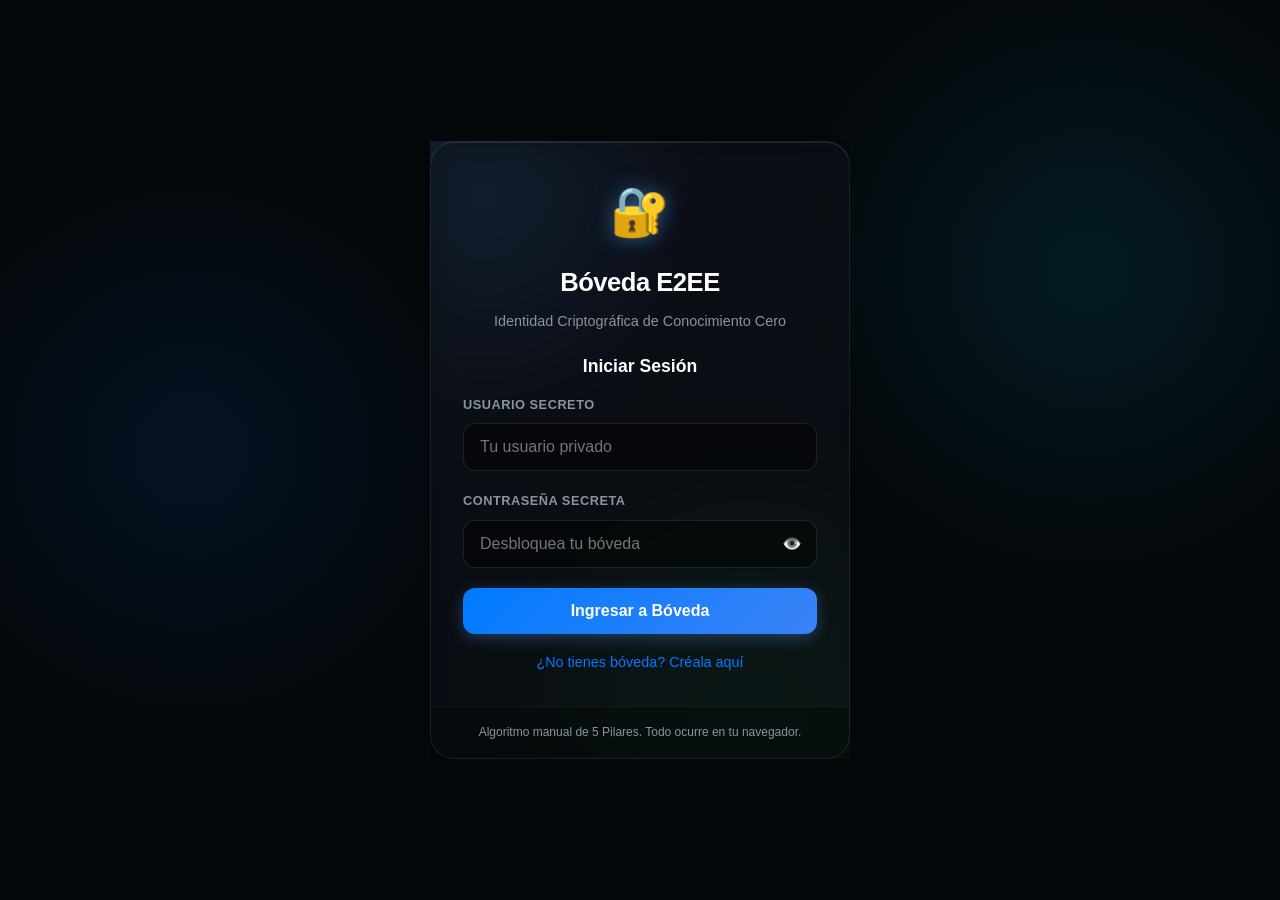
<file: index.html>
<!DOCTYPE html>
<html lang="es">
<head>
    <meta charset="UTF-8">
    <meta name="viewport" content="width=device-width, initial-scale=1.0">
    <meta http-equiv="X-Frame-Options" content="DENY">
    <meta http-equiv="Content-Security-Policy" content="default-src 'self'; script-src 'self' 'unsafe-inline'; style-src 'self' 'unsafe-inline'; img-src 'self' data:; connect-src 'self';">
    <title>Bóveda E2EE - Ingreso</title>
    <link rel="stylesheet" href="assets/style.css">
    <link rel="stylesheet" href="css/style.css">
</head>
<body>

    <!-- Modal de Registro (Glassmorphism) -->
    <div id="login-modal" class="modal-overlay" style="position: relative; background: transparent;">
        <!-- Elementos decorativos de fondo para el Glassmorphism -->
        <div class="glow-orb orb-1"></div>
        <div class="glow-orb orb-2"></div>
        
        <div class="modal">
            <div class="modal-header">
                <div class="icon-lock">🔐</div>
                <h2>Bóveda E2EE</h2>
                <p>Identidad Criptográfica de Conocimiento Cero</p>
            </div>
            
            <div class="modal-body" id="view-login">
                <h3 style="color: #fff; margin-bottom: 15px; font-size: 1.1rem; text-align: center;">Iniciar Sesión</h3>
                <div class="input-group">
                    <label for="login-username">Usuario Secreto</label>
                    <input type="text" id="login-username" placeholder="Tu usuario privado" autocomplete="off">
                </div>
                
                <div class="input-group">
                      <label for="login-password">Contraseña Secreta</label>
                      <div style="position: relative;">
                          <input type="password" id="login-password" placeholder="Desbloquea tu bóveda" style="width: 100%; padding-right: 40px;">
                          <span onclick="togglePassword('login-password', this)" style="position: absolute; right: 15px; top: 50%; transform: translateY(-50%); cursor: pointer; filter: grayscale(1);">👁️</span>
                      </div>
                  </div>
                
                <div class="action-buttons">
                    <button id="btn-login" class="btn-primary" style="width: 100%;">Ingresar a Bóveda</button>
                </div>
                <div style="text-align: center; margin-top: 15px;">
                    <a href="#" id="link-to-register" style="color: var(--accent-color); text-decoration: none; font-size: 0.9rem;">¿No tienes bóveda? Créala aquí</a>
                </div>
            </div>

            <div class="modal-body hidden" id="view-register">
                <h3 style="color: #fff; margin-bottom: 15px; font-size: 1.1rem; text-align: center;">Crear Bóveda</h3>
                
                <div class="input-group">
                    <label for="reg-alias">Alias Público (El que todos verán)</label>
                    <input type="text" id="reg-alias" placeholder="Ej: Alfa" autocomplete="off">
                </div>

                <div class="input-group">
                    <label for="reg-username">Usuario Secreto (Solo para entrar)</label>
                    <input type="text" id="reg-username" placeholder="Ej: john_doe_99" autocomplete="off">
                    <span id="username-error" style="color: #ff4444; font-size: 0.85rem; margin-top: 5px; display: none; font-weight: 500;"></span>
                </div>
                
                <div class="input-group">
                      <label for="reg-password">Contraseña Secreta</label>
                      <div style="position: relative;">
                          <input type="password" id="reg-password" placeholder="Tu llave maestra" style="width: 100%; padding-right: 40px;">
                          <span onclick="togglePassword('reg-password', this)" style="position: absolute; right: 15px; top: 50%; transform: translateY(-50%); cursor: pointer; filter: grayscale(1);">👁️</span>
                      </div>
                  </div>
                
                <div class="action-buttons">
                    <button id="btn-register" class="btn-secondary" style="width: 100%;">Generar Bóveda</button>
                </div>
                <div style="text-align: center; margin-top: 15px;">
                    <a href="#" id="link-to-login" style="color: var(--text-secondary); text-decoration: none; font-size: 0.9rem;">Ya tengo una bóveda. Iniciar Sesión</a>
                </div>
            </div>
            <div class="modal-footer">
                Algoritmo manual de 5 Pilares. Todo ocurre en tu navegador.
            </div>
        </div>
    </div>

    <script src="js/crypto.js?v=1.1"></script>
    <script src="js/login.js?v=1.1"></script>
    <script>
        function togglePassword(inputId, iconElement) {
            const input = document.getElementById(inputId);
            if (input.type === 'password') {
                input.type = 'text';
                iconElement.style.filter = 'grayscale(0)';
            } else {
                input.type = 'password';
                iconElement.style.filter = 'grayscale(1)';
            }
        }
    </script>
</body>
</html>
</file>
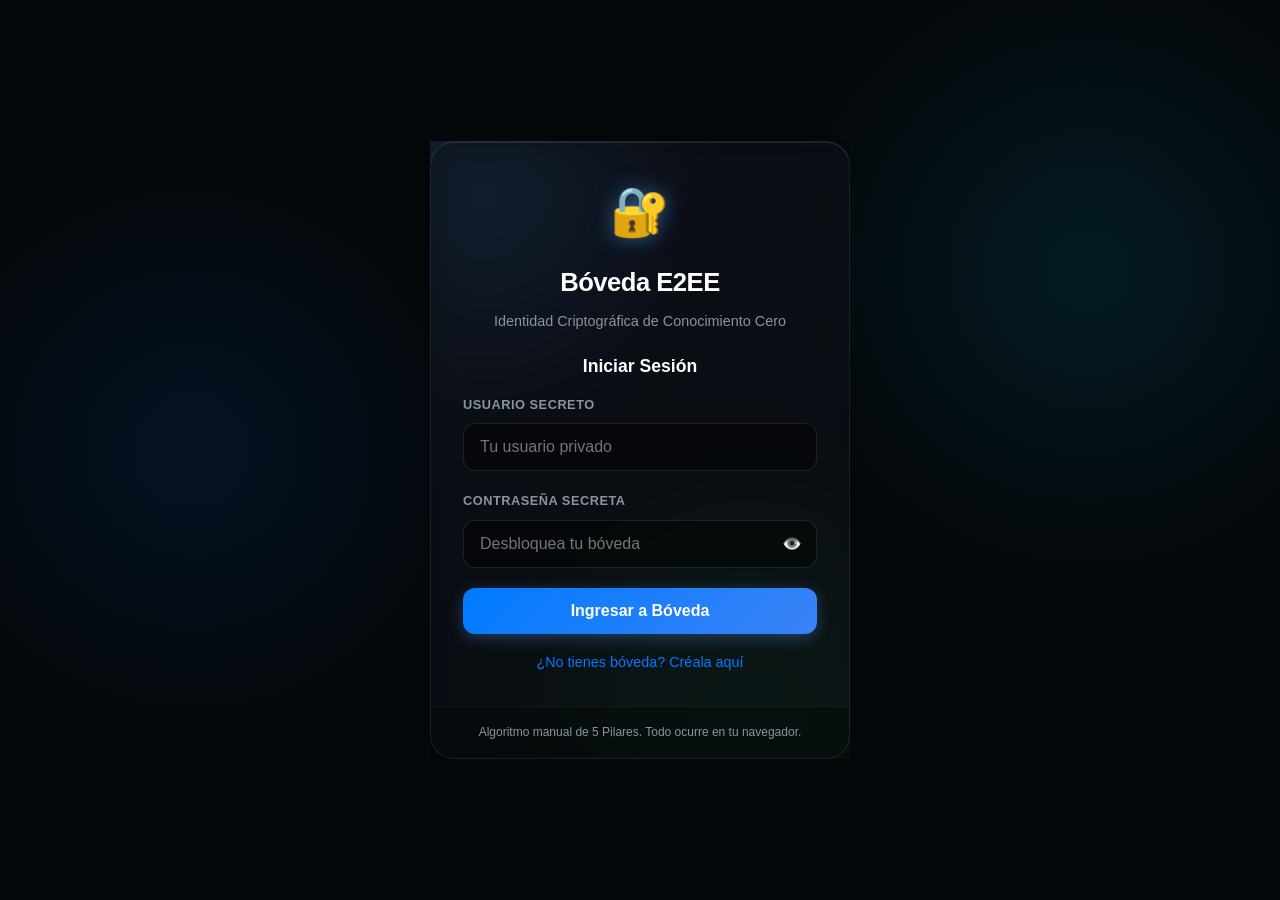
<file: docs.html>
<!DOCTYPE html>
<html lang="es">
<head>
    <meta charset="UTF-8">
    <meta name="viewport" content="width=device-width, initial-scale=1.0">
    <meta http-equiv="X-Frame-Options" content="DENY">
    <title>Whitepaper Dinámico: Motor Criptográfico E2EE</title>
    <link rel="stylesheet" href="css/style.css">
</head>
<body>
<script>
    // Guard: solo usuarios autenticados pueden ver la documentación
    if (!localStorage.getItem('e2ee_identity')) {
        window.location.replace('index.html');
    }
</script>

<div class="container">
    <a href="index.html" class="btn-back">← Volver al Inicio</a>
    
    <header>
        <h1>Arquitectura E2EE</h1>
        <p class="lead">Simulación 100% matemática y en tiempo real. Lo que ves aquí es exactamente el mismo código que ejecuta tu navegador para asegurar tus mensajes.</p>
    </header>

    <!-- SECCIÓN: SERVIDOR ZERO KNOWLEDGE -->
    <div class="pillar-card" style="border-color: rgba(255, 255, 255, 0.2);">
        <h2><span class="pillar-number" style="background: #555;">0</span> El Servidor Ciego (Zero-Knowledge)</h2>
        <p>Antes de entender las matemáticas, debemos entender qué ve el servidor (nuestra base de datos MySQL/PHP). Diseñamos esta arquitectura bajo la premisa de que <strong>el servidor siempre está comprometido</strong>.</p>
        <div style="background: rgba(0,0,0,0.5); padding: 15px; border-radius: 8px; border-left: 4px solid #ff7b72;">
            <h4 style="margin: 0 0 10px 0; color: #ff7b72;">Lo que GUARDA la Base de Datos:</h4>
            <ul style="font-size: 0.9rem; color: var(--text-secondary); margin: 0; padding-left: 20px;">
                <li>Tu Alias y tu Vector Público (Números que no sirven para descifrar).</li>
                <li>Tu <code>boveda_cifrada</code>: Tu vector privado encerrado en un candado matemático. El servidor NO tiene la llave del candado (tu contraseña).</li>
                <li>Los mensajes: Llegan como texto ininteligible en Base64 (<code>payload_cifrado</code>).</li>
            </ul>
        </div>
        <p style="margin-top: 15px;">Incluso si un administrador entra a la base de datos y roba todos los registros, no podrá leer un solo mensaje ni robar la identidad de ningún usuario. El servidor actúa únicamente como un "cartero ciego" que transporta paquetes cerrados.</p>
    </div>

    <!-- SECCIÓN: ARQUITECTURA HÍBRIDA -->
    <div class="pillar-card" style="border-color: rgba(255, 210, 0, 0.3);">
        <h2><span class="pillar-number" style="background: linear-gradient(90deg, #ff8a00, #e52e71);">★</span> Arquitectura Híbrida: Asimétrica + Simétrica</h2>
        <p>Nuestro algoritmo no usa un solo tipo de criptografía, sino una <strong>Arquitectura Híbrida</strong> que combina lo mejor de dos mundos para garantizar una seguridad extrema y una velocidad instantánea.</p>
        
        <div style="display: flex; gap: 20px; margin: 20px 0; flex-wrap: wrap;">
            <div style="flex: 1; background: rgba(0,0,0,0.4); padding: 15px; border-radius: 8px; border-left: 4px solid #00d2ff;">
                <h4 style="margin: 0 0 10px 0; color: #00d2ff;">1. Fase Asimétrica (Identidad)</h4>
                <p style="font-size: 0.9rem; margin: 0; color: var(--text-secondary);">Utilizamos <strong>Llaves Públicas y Privadas</strong> (Vectores). Esto permite que dos personas que nunca se han visto puedan darse la mano matemáticamente a través de Internet sin exponer sus secretos. <em>(Es lenta pero segura)</em>.</p>
            </div>
            <div style="flex: 1; background: rgba(0,0,0,0.4); padding: 15px; border-radius: 8px; border-left: 4px solid #56d364;">
                <h4 style="margin: 0 0 10px 0; color: #56d364;">2. Fase Simétrica (Cifrado)</h4>
                <p style="font-size: 0.9rem; margin: 0; color: var(--text-secondary);">Una vez que la fase asimétrica conecta ambas identidades, se genera una <strong>Llave Raíz Compartida</strong> (Simétrica). Ambos usan esta misma llave para encender el Motor de Caos y cifrar el chat a la velocidad de la luz.</p>
            </div>
        </div>

        <div style="position: relative; height: 180px; background: rgba(255,255,255,0.02); border-radius: 12px; border: 1px dashed rgba(255,255,255,0.2); overflow: hidden; display: flex; align-items: center; justify-content: center; flex-direction: column;">
            
            <div style="display: flex; width: 100%; justify-content: space-around; font-family: 'Fira Code', monospace; font-size: 0.8rem; z-index: 2;">
                <div style="text-align: center;">
                    <div style="color: #00d2ff;">TÚ</div>
                    <div>(Pública A + Privada A)</div>
                </div>
                <div style="text-align: center;">
                    <div style="color: #00d2ff;">CONTACTO</div>
                    <div>(Pública B + Privada B)</div>
                </div>
            </div>

            <!-- Flechas Asimétricas Animadas -->
            <div style="position: absolute; top: 40%; width: 60%; height: 2px; background: linear-gradient(90deg, transparent, #00d2ff, transparent); opacity: 0.5;"></div>
            <div class="particle-flow" style="position: absolute; top: 39%; left: 20%; width: 10px; height: 4px; background: #fff; box-shadow: 0 0 10px #fff, 0 0 20px #00d2ff; border-radius: 5px;"></div>
            <div class="particle-flow-reverse" style="position: absolute; top: 41%; right: 20%; width: 10px; height: 4px; background: #fff; box-shadow: 0 0 10px #fff, 0 0 20px #00d2ff; border-radius: 5px;"></div>

            <div style="text-align: center; margin-top: 30px; z-index: 2;">
                <div style="color: #56d364; font-weight: bold; font-family: 'Fira Code', monospace;">▼ SE CONVIERTE EN ▼</div>
                <div style="background: rgba(86, 211, 100, 0.2); border: 1px solid #56d364; padding: 5px 15px; border-radius: 15px; display: inline-block; margin-top: 10px; font-weight: bold; color: #fff; box-shadow: 0 0 15px rgba(86, 211, 100, 0.5);">
                    Llave Única Compartida (Simétrica)
                </div>
            </div>

        </div>
    </div>

    <!-- PILAR 1 -->
    <div class="pillar-card">
        <h2><span class="pillar-number">1</span> Intercambio Vectorial (LWE Simulado) <span style="font-size: 0.7rem; background: #00d2ff; color: #000; padding: 3px 8px; border-radius: 10px; vertical-align: middle; margin-left: 10px; font-weight: bold; letter-spacing: 1px;">FASE ASIMÉTRICA</span></h2>
        <p>Para intercambiar una llave secreta de forma segura a través de internet (donde cualquiera puede interceptar la red), usamos un protocolo basado en <strong>Vectores Criptográficos</strong>.</p>
        <p>A continuación se realiza una simulación matemática real. Ambos lados multiplicarán sus vectores aleatorios por la Matriz Pública <code>[735, 246, 891, 452]</code>. Luego intercambiarán los resultados públicos.</p>
        
        <button id="btn-sim-lwe" class="btn-sim">Simular Protocolo Matemático</button>
        
        <div class="simulator-grid">
            <div class="sim-box">
                <h4>Tu Dispositivo</h4>
                <div id="sim1-priv" class="math-text">Vector Privado: [?, ?, ?, ?]</div>
                <div id="sim1-pub" class="math-text" style="color: #79c0ff; margin-top: 10px;">Vector Público: [Esperando...]</div>
            </div>
            <div class="sim-box">
                <h4>Dispositivo del Contacto</h4>
                <div id="sim2-priv" class="math-text">Vector Privado: [?, ?, ?, ?]</div>
                <div id="sim2-pub" class="math-text" style="color: #79c0ff; margin-top: 10px;">Vector Público: [Esperando...]</div>
            </div>
            
            <div class="shared-key-box" id="sim-shared-key">
                Llave Raíz Compartida: <span id="shared-key-val" class="highlight-green"></span>
                <div style="font-size: 0.8rem; color: var(--text-secondary); margin-top: 5px; font-weight: normal;">
                    (Tu Vector Privado × Su Vector Público) = (Su Vector Privado × Tu Vector Público)
                </div>
            </div>
        </div>
    </div>

    <!-- PILAR 2 y 3 -->
    <div class="pillar-card">
        <h2><span class="pillar-number">2</span> Candado Determinista y Anti-Replay <span style="font-size: 0.7rem; background: #ff8a00; color: #000; padding: 3px 8px; border-radius: 10px; vertical-align: middle; margin-left: 10px; font-weight: bold; letter-spacing: 1px;">LOCAL / OFFLINE</span></h2>
        <p>Nunca enviamos tu llave privada al servidor. ¿Cómo la proteges para usarla en distintos dispositivos? La guardamos en una "Bóveda" cifrada en la base de datos usando un Hash estricto basado en tu usuario y contraseña.</p>
        <pre>hash = (hash * 31 + charCode) % 2147483647; // Ejecutado 1000 veces</pre>
        <p>Para evitar ataques de repetición (Replay Attacks), encriptamos cada mensaje junto a una estampa de tiempo estricta. Si un hacker intercepta un paquete encriptado e intenta reenviarlo 5 minutos después, el sistema lo descartará matemáticamente.</p>
    </div>

    <!-- PILAR 4 -->
    <div class="pillar-card">
        <h2><span class="pillar-number">4</span> El Motor del Caos (Mapa Logístico PRNG) <span style="font-size: 0.7rem; background: #56d364; color: #000; padding: 3px 8px; border-radius: 10px; vertical-align: middle; margin-left: 10px; font-weight: bold; letter-spacing: 1px;">FASE SIMÉTRICA</span></h2>
        <p>Usando la Llave Raíz generada en el Pilar 1, inicializamos una ecuación caótica: <code>x = 3.99 * x * (1 - x)</code>. Observa en tiempo real cómo un diminuto cambio en la semilla altera la distribución del ruido (Efecto Mariposa).</p>
        
        <div>
            <label>Valor de Semilla Criptográfica: <span id="seed-val" class="highlight-blue">0.5000</span></label>
            <input type="range" id="seed-slider" min="0.1000" max="0.9000" step="0.0001" value="0.5000">
        </div>
        <canvas id="chaos-canvas"></canvas>
    </div>

    <!-- PILAR 5 -->
    <div class="pillar-card">
        <h2><span class="pillar-number">5</span> Colisión Final y Cifrado (XOR) <span style="font-size: 0.7rem; background: #56d364; color: #000; padding: 3px 8px; border-radius: 10px; vertical-align: middle; margin-left: 10px; font-weight: bold; letter-spacing: 1px;">FASE SIMÉTRICA</span></h2>
        <p>En el último paso, los caracteres de tu mensaje se convierten en Bits y colisionan mediante la operación matemática <strong>XOR (OR Exclusivo)</strong> contra el ruido generado por el Motor del Caos. Modifica el texto en tiempo real para ver cómo el emisor cifra la letra.</p>
        
        <h4 style="color: #a5d6ff; margin-bottom: 10px; border-bottom: 1px dashed rgba(255,255,255,0.2); padding-bottom: 5px;">PASO 1: El Emisor (Cifrando el Mensaje)</h4>
        <div class="xor-grid">
            <div class="xor-col">
                <strong class="highlight-blue">Texto Original</strong>
                <input type="text" id="xor-input" value="A" maxlength="1">
                <span id="xor-byte" style="margin-top: 5px;">01000001</span>
            </div>
            <div style="font-weight: bold; text-align: center; font-size: 1.5rem; color: #ff7b72;">⊕</div>
            <div class="xor-col">
                <strong class="highlight-red">Ruido del Caos</strong>
                <span style="margin-top: 10px;">(Pilar 4)</span>
                <span id="xor-noise" style="margin-top: 5px;">10110010</span>
            </div>
            <div style="font-weight: bold; text-align: center; font-size: 1.5rem;">=</div>
            <div class="xor-col" style="border-color: #56d364; background: rgba(86, 211, 100, 0.1);">
                <strong class="highlight-green">Dato Cifrado</strong>
                <span id="xor-result-bin" style="margin-top: 10px;">11110011</span>
                <span id="xor-result-hex" style="margin-top: 5px; font-weight: bold;">(Viaja por Internet)</span>
            </div>
        </div>
        <button id="btn-regen-noise" class="btn-sim" style="background: var(--text-secondary);">Generar Nuevo Ruido Criptográfico</button>
        
        <div style="margin-top: 40px;">
            <h3 style="color: #56d364; margin-bottom: 10px; display: flex; align-items: center; gap: 10px;">
                <span style="font-size: 1.5rem;">🔓</span> ¿Y cómo se Descifra? (Simetría Matemática)
            </h3>
            <p>La magia matemática de la compuerta <strong>XOR (⊕)</strong> radica en que es <strong>100% reversible y simétrica</strong> siempre y cuando uses <em>exactamente la misma llave</em>. Como tú y tu contacto generaron matemáticamente la <strong>misma Llave Raíz (Pilar 1)</strong>, sus respectivos Motores de Caos producirán exactamente el <strong>mismo Ruido (Pilar 4)</strong> al mismo tiempo.</p>
            
            <p>Cuando el contacto recibe tu Dato Cifrado, simplemente lo colisiona nuevamente contra ese mismo ruido. Mira la simulación debajo, el sistema tomará tu resultado verde y lo desencriptará:</p>

            <h4 style="color: #a5d6ff; margin-top: 20px; margin-bottom: 10px; border-bottom: 1px dashed rgba(255,255,255,0.2); padding-bottom: 5px;">PASO 2: El Receptor (Descifrando el Mensaje)</h4>
            <div class="xor-grid">
                <div class="xor-col" style="border-color: #56d364; background: rgba(86, 211, 100, 0.1);">
                    <strong class="highlight-green">Dato Recibido</strong>
                    <span style="margin-top: 10px;">(Dato Cifrado)</span>
                    <span id="dec-received" style="margin-top: 5px;">11110011</span>
                </div>
                <div style="font-weight: bold; text-align: center; font-size: 1.5rem; color: #ff7b72;">⊕</div>
                <div class="xor-col">
                    <strong class="highlight-red">El Mismo Ruido</strong>
                    <span style="margin-top: 10px;">(Generado Localmente)</span>
                    <span id="dec-noise" style="margin-top: 5px;">10110010</span>
                </div>
                <div style="font-weight: bold; text-align: center; font-size: 1.5rem;">=</div>
                <div class="xor-col" style="border-color: #00d2ff; background: rgba(0, 210, 255, 0.1);">
                    <strong class="highlight-blue" style="color: #00d2ff;">Texto Revelado</strong>
                    <span id="dec-result-char" style="margin-top: 10px; font-size: 1.2rem; font-weight: bold;">A</span>
                    <span id="dec-result-bin" style="margin-top: 5px; font-family: 'Fira Code', monospace; font-size: 0.8rem;">01000001</span>
                </div>
            </div>
            
            <div style="background: rgba(255, 138, 0, 0.1); border-left: 4px solid #ff8a00; padding: 15px; border-radius: 0 8px 8px 0; margin-top: 20px;">
                <strong style="color: #ff8a00;">¿Por qué es invulnerable?</strong>
                <p style="font-size: 0.9rem; margin-bottom: 0; margin-top: 5px;">Si un hacker intercepta la red, solo atrapará el <strong>Dato Cifrado</strong>. Al intentar adivinar el texto, tendría que probar billones de ruidos caóticos distintos. Como el Ruido del Caos cambió basándose en una Llave Raíz Vectorial de 4 dimensiones y jamás viajó por Internet, es matemáticamente imposible que el hacker pueda revertir el XOR sin saber el número exacto.</p>
            </div>
        </div>
    </div>
</div>

<script>
    // --- PILAR 1: SIMULACIÓN LWE ---
    const btnSimLwe = document.getElementById('btn-sim-lwe');
    const simSharedKey = document.getElementById('sim-shared-key');
    const matrizPublica = [735, 246, 891, 452];

    function genPriv() {
        return [
            Math.floor(Math.random() * 900) + 100,
            Math.floor(Math.random() * 900) + 100,
            Math.floor(Math.random() * 900) + 100,
            Math.floor(Math.random() * 900) + 100
        ];
    }

    function calcPub(priv) {
        return priv.map((val, i) => val * matrizPublica[i]);
    }

    btnSimLwe.addEventListener('click', async () => {
        btnSimLwe.disabled = true;
        simSharedKey.style.display = 'none';

        // 1. Generar Privadas
        const aPriv = genPriv();
        const bPriv = genPriv();
        document.getElementById('sim1-priv').innerText = `Vector Privado: [${aPriv.join(', ')}]`;
        document.getElementById('sim2-priv').innerText = `Vector Privado: [${bPriv.join(', ')}]`;
        
        await new Promise(r => setTimeout(r, 800));

        // 2. Multiplicar por Matriz Pública
        const aPub = calcPub(aPriv);
        const bPub = calcPub(bPriv);
        document.getElementById('sim1-pub').innerText = `Vector Público: [${aPub.join(', ')}]`;
        document.getElementById('sim2-pub').innerText = `Vector Público: [${bPub.join(', ')}]`;
        
        await new Promise(r => setTimeout(r, 1000));

        // 3. Intercambio y Producto (Demostración real de matemáticas)
        let aRoot = 0;
        let bRoot = 0;
        for (let i = 0; i < 4; i++) {
            aRoot += Math.abs(aPriv[i] * bPub[i]);
            bRoot += Math.abs(bPriv[i] * aPub[i]);
        }

        // Mostrar
        document.getElementById('shared-key-val').innerText = aRoot; // Son idénticos
        simSharedKey.style.display = 'block';

        btnSimLwe.disabled = false;
    });

    // --- PILAR 4: MOTOR CAOS (CANVAS) ---
    const canvas = document.getElementById('chaos-canvas');
    const ctx = canvas.getContext('2d');
    const seedSlider = document.getElementById('seed-slider');
    const seedValText = document.getElementById('seed-val');

    function drawChaos(seed) {
        // Redimensionar logicamente
        canvas.width = canvas.parentElement.clientWidth;
        ctx.clearRect(0, 0, canvas.width, canvas.height);
        
        let x = seed;
        const r = 3.99; // Límite caótico del mapa logístico
        
        ctx.beginPath();
        ctx.strokeStyle = '#007bff';
        ctx.lineWidth = 1;
        
        const iteraciones = 500;
        const widthStep = canvas.width / iteraciones;

        for (let i = 0; i < iteraciones; i++) {
            x = r * x * (1 - x); // Fórmula Real Criptográfica
            
            const px = i * widthStep;
            const py = canvas.height - (x * canvas.height);
            
            if (i === 0) ctx.moveTo(px, py);
            else ctx.lineTo(px, py);
        }
        ctx.stroke();
    }

    seedSlider.addEventListener('input', (e) => {
        const val = parseFloat(e.target.value);
        seedValText.innerText = val.toFixed(4);
        drawChaos(val);
    });

    // Dibujo inicial
    setTimeout(() => drawChaos(0.5000), 100);
    window.addEventListener('resize', () => drawChaos(parseFloat(seedSlider.value)));

    // --- PILAR 5: XOR ANIMADO ---
    const xorInput = document.getElementById('xor-input');
    const xorByte = document.getElementById('xor-byte');
    const xorNoise = document.getElementById('xor-noise');
    const xorResultBin = document.getElementById('xor-result-bin');
    const xorResultHex = document.getElementById('xor-result-hex');
    const btnRegenNoise = document.getElementById('btn-regen-noise');

    let currentNoise = 178; // Random byte 10110010

    function toBin(num) {
        return num.toString(2).padStart(8, '0');
    }

    function updateXor() {
        // PASO 1: CIFRADO
        let textChar = xorInput.value || ' ';
        let charCode = textChar.charCodeAt(0);
        
        xorByte.innerText = toBin(charCode);
        xorNoise.innerText = toBin(currentNoise);
        
        let xorRes = charCode ^ currentNoise; // Matemática pura Javascript
        
        xorResultBin.innerText = toBin(xorRes);
        xorResultHex.innerText = `(Hex: ${xorRes.toString(16).toUpperCase()})`;

        // PASO 2: DESCIFRADO
        document.getElementById('dec-received').innerText = toBin(xorRes);
        document.getElementById('dec-noise').innerText = toBin(currentNoise);
        
        let decRes = xorRes ^ currentNoise; // Matemática reversible XOR
        document.getElementById('dec-result-bin').innerText = toBin(decRes);
        document.getElementById('dec-result-char').innerText = String.fromCharCode(decRes);
    }

    xorInput.addEventListener('input', updateXor);
    btnRegenNoise.addEventListener('click', () => {
        currentNoise = Math.floor(Math.random() * 255);
        updateXor();
    });

    updateXor();
</script>
</body>
</html>
</file>
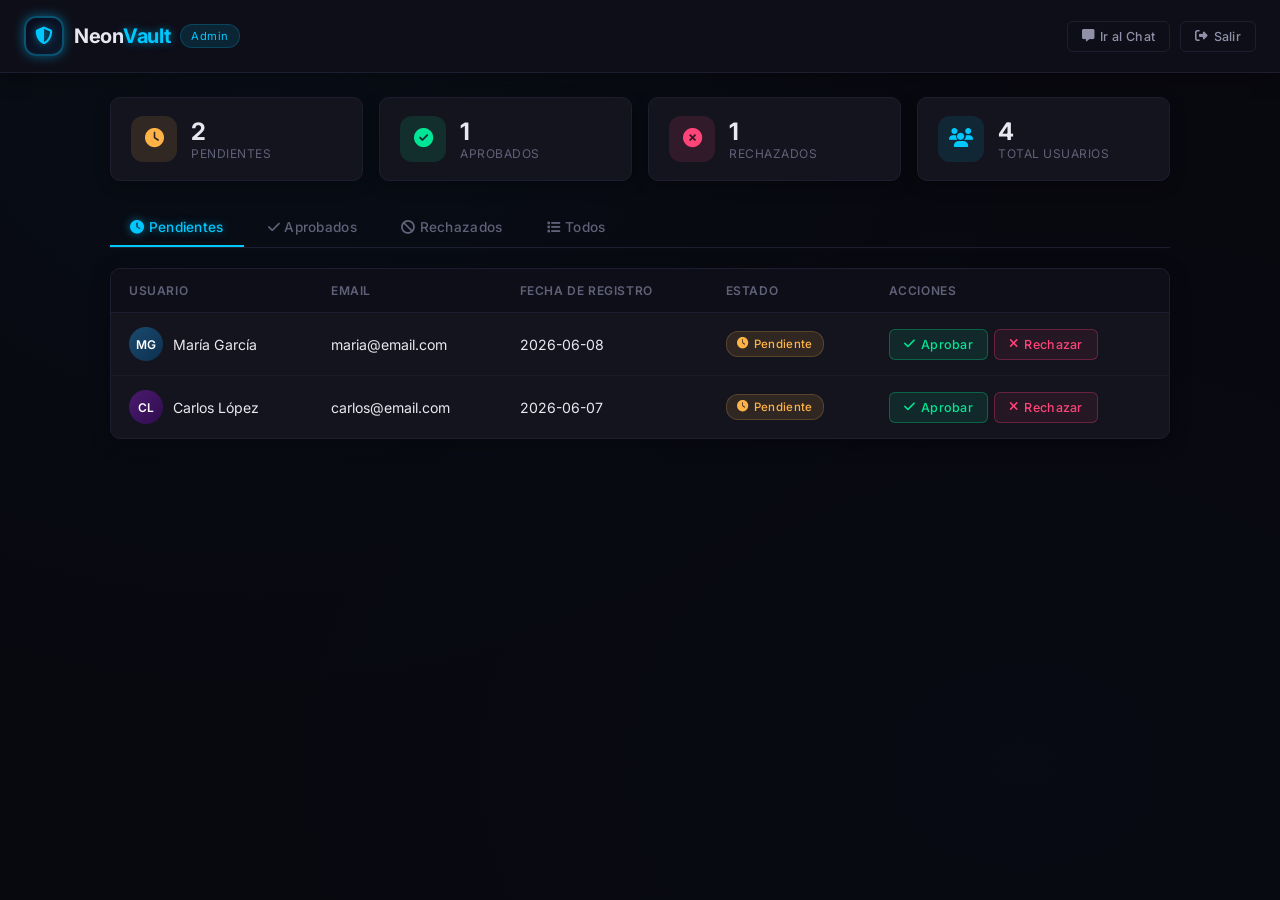
<file: diseno/admin.html>
<!DOCTYPE html>
<html lang="es">
<head>
    <meta charset="UTF-8">
    <meta name="viewport" content="width=device-width, initial-scale=1.0">
    <title>NeonVault - Panel de Administración</title>
    <link rel="preconnect" href="https://fonts.googleapis.com">
    <link rel="preconnect" href="https://fonts.gstatic.com" crossorigin>
    <link href="https://fonts.googleapis.com/css2?family=Inter:wght@300;400;500;600;700&display=swap" rel="stylesheet">
    <link rel="stylesheet" href="https://cdnjs.cloudflare.com/ajax/libs/font-awesome/6.4.0/css/all.min.css">
    <link rel="stylesheet" href="css/admin.css">
    <script src="js/admin.js" defer></script>
</head>
<body>

    <!-- Header -->
    <header class="admin-header">
        <div class="brand">
            <div class="logo-icon">
                <i class="fa-solid fa-shield-halved"></i>
            </div>
            <h1>Neon<span>Vault</span></h1>
            <span class="badge">Admin</span>
        </div>
        <div class="header-actions">
            <a href="chat.html" class="btn btn-sm">
                <i class="fa-solid fa-message"></i> Ir al Chat
            </a>
            <a href="login.html" class="btn btn-sm" id="btnLogoutAdmin">
                <i class="fa-solid fa-right-from-bracket"></i> Salir
            </a>
        </div>
    </header>

    <!-- Contenido principal -->
    <div class="admin-container">
        <!-- Stats -->
        <div class="stats-row">
            <div class="stat-card">
                <div class="stat-icon pending">
                    <i class="fa-solid fa-clock"></i>
                </div>
                <div>
                    <div class="stat-value" id="statPending">0</div>
                    <div class="stat-label">Pendientes</div>
                </div>
            </div>
            <div class="stat-card">
                <div class="stat-icon approved">
                    <i class="fa-solid fa-circle-check"></i>
                </div>
                <div>
                    <div class="stat-value" id="statApproved">0</div>
                    <div class="stat-label">Aprobados</div>
                </div>
            </div>
            <div class="stat-card">
                <div class="stat-icon rejected">
                    <i class="fa-solid fa-circle-xmark"></i>
                </div>
                <div>
                    <div class="stat-value" id="statRejected">0</div>
                    <div class="stat-label">Rechazados</div>
                </div>
            </div>
            <div class="stat-card">
                <div class="stat-icon total">
                    <i class="fa-solid fa-users"></i>
                </div>
                <div>
                    <div class="stat-value" id="statTotal">0</div>
                    <div class="stat-label">Total Usuarios</div>
                </div>
            </div>
        </div>

        <!-- Tabs -->
        <div class="tabs">
            <button class="tab-btn active" data-tab="pending">
                <i class="fa-solid fa-clock"></i> Pendientes
            </button>
            <button class="tab-btn" data-tab="approved">
                <i class="fa-solid fa-check"></i> Aprobados
            </button>
            <button class="tab-btn" data-tab="rejected">
                <i class="fa-solid fa-ban"></i> Rechazados
            </button>
            <button class="tab-btn" data-tab="all">
                <i class="fa-solid fa-list"></i> Todos
            </button>
        </div>

        <!-- Tabla -->
        <div class="table-wrapper">
            <div class="table-container">
                <table>
                    <thead>
                        <tr>
                            <th>Usuario</th>
                            <th>Email</th>
                            <th>Fecha de registro</th>
                            <th>Estado</th>
                            <th>Acciones</th>
                        </tr>
                    </thead>
                    <tbody id="usersTableBody">
                        <!-- Filas generadas dinámicamente -->
                    </tbody>
                </table>
                <div class="empty-table" id="emptyTableMsg" style="display:none;">
                    <i class="fa-solid fa-inbox"></i>
                    <span>No hay usuarios en esta categoría</span>
                </div>
            </div>
        </div>
    </div>

    <!-- Toast container -->
    <div id="toastContainer"></div>
</body>
</html>
</file>
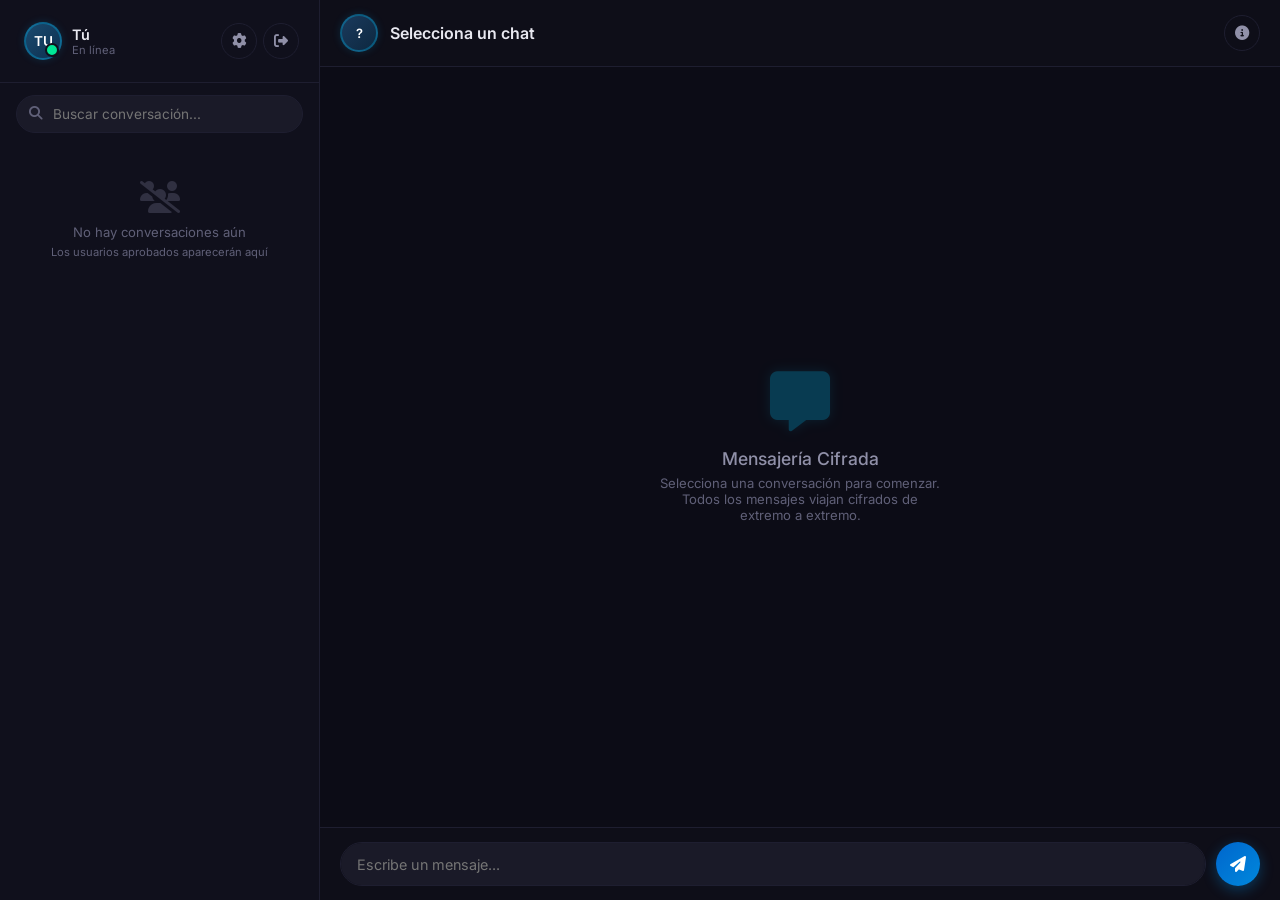
<file: diseno/chat.html>
<!DOCTYPE html>
<html lang="es">
<head>
    <meta charset="UTF-8">
    <meta name="viewport" content="width=device-width, initial-scale=1.0">
    <title>NeonVault - Chat</title>
    <link rel="preconnect" href="https://fonts.googleapis.com">
    <link rel="preconnect" href="https://fonts.gstatic.com" crossorigin>
    <link href="https://fonts.googleapis.com/css2?family=Inter:wght@300;400;500;600;700&display=swap" rel="stylesheet">
    <link rel="stylesheet" href="https://cdnjs.cloudflare.com/ajax/libs/font-awesome/6.4.0/css/all.min.css">
    <link rel="stylesheet" href="css/chat.css">
    <script src="js/chat.js" defer></script>
</head>
<body>

    <!-- Overlay para móvil -->
    <div class="sidebar-overlay" id="sidebarOverlay"></div>

    <!-- === SIDEBAR === -->
    <aside class="sidebar" id="sidebar">
        <!-- Header con info del usuario actual -->
        <div class="sidebar-header">
            <div class="user-info" id="currentUserInfo" title="Mi perfil">
                <div class="avatar online" style="position:relative; background: linear-gradient(135deg, #1a4a6e, #0d3050);">
                    <span id="currentUserInitials">TU</span>
                    <span style="position:absolute;bottom:1px;right:1px;width:10px;height:10px;background:var(--success);border-radius:50%;border:2px solid var(--bg-sidebar);"></span>
                </div>
                <div>
                    <div class="user-name" id="currentUserName">Tú</div>
                    <div class="user-status">En línea</div>
                </div>
            </div>
            <div class="header-actions">
                <button class="icon-btn" title="Configuración" id="btnSettings">
                    <i class="fa-solid fa-gear"></i>
                </button>
                <button class="icon-btn" title="Cerrar sesión" id="btnLogout">
                    <i class="fa-solid fa-right-from-bracket"></i>
                </button>
            </div>
        </div>

        <!-- Búsqueda -->
        <div class="sidebar-search">
            <div class="search-wrapper">
                <i class="fa-solid fa-magnifying-glass"></i>
                <input type="text" placeholder="Buscar conversación..." id="searchChat">
            </div>
        </div>

        <!-- Lista de chats -->
        <div class="chat-list" id="chatList">
            <!-- Items dinámicos generados por JS -->
        </div>
    </aside>

    <!-- === MAIN CHAT === -->
    <main class="main-chat" id="mainChat">
        <!-- Header del chat activo -->
        <div class="chat-header" id="chatHeader">
            <button class="back-btn" id="btnBack" title="Volver a lista">
                <i class="fa-solid fa-arrow-left"></i>
            </button>
            <div class="avatar" style="width:38px;height:38px;font-size:0.8rem;background:linear-gradient(135deg,#1a3a5c,#0d2840);" id="activeChatAvatar">
                <span>?</span>
            </div>
            <div class="chat-contact-info">
                <div class="chat-contact-name">
                    <span id="activeChatName">Selecciona un chat</span>
                    <span class="encryption-indicator" id="encryptionIndicator" style="display:none;">
                        <i class="fa-solid fa-lock"></i> E2E
                    </span>
                </div>
                <div class="chat-contact-status" id="activeChatStatus"></div>
            </div>
            <div class="chat-actions">
                <button class="icon-btn" title="Información del contacto" id="btnContactInfo">
                    <i class="fa-solid fa-circle-info"></i>
                </button>
            </div>
        </div>

        <!-- Área de mensajes / Estado vacío -->
        <div class="messages-area" id="messagesArea">
            <div class="empty-state" id="emptyState">
                <i class="fa-solid fa-message"></i>
                <h3>Mensajería Cifrada</h3>
                <p>Selecciona una conversación para comenzar. Todos los mensajes viajan cifrados de extremo a extremo.</p>
            </div>
        </div>

        <!-- Input de mensaje -->
        <div class="input-area" id="inputArea">
            <textarea id="messageInput" placeholder="Escribe un mensaje..." rows="1" disabled></textarea>
            <button class="send-btn" id="btnSend" disabled title="Enviar mensaje">
                <i class="fa-solid fa-paper-plane"></i>
            </button>
        </div>
    </main>
</body>
</html>
</file>
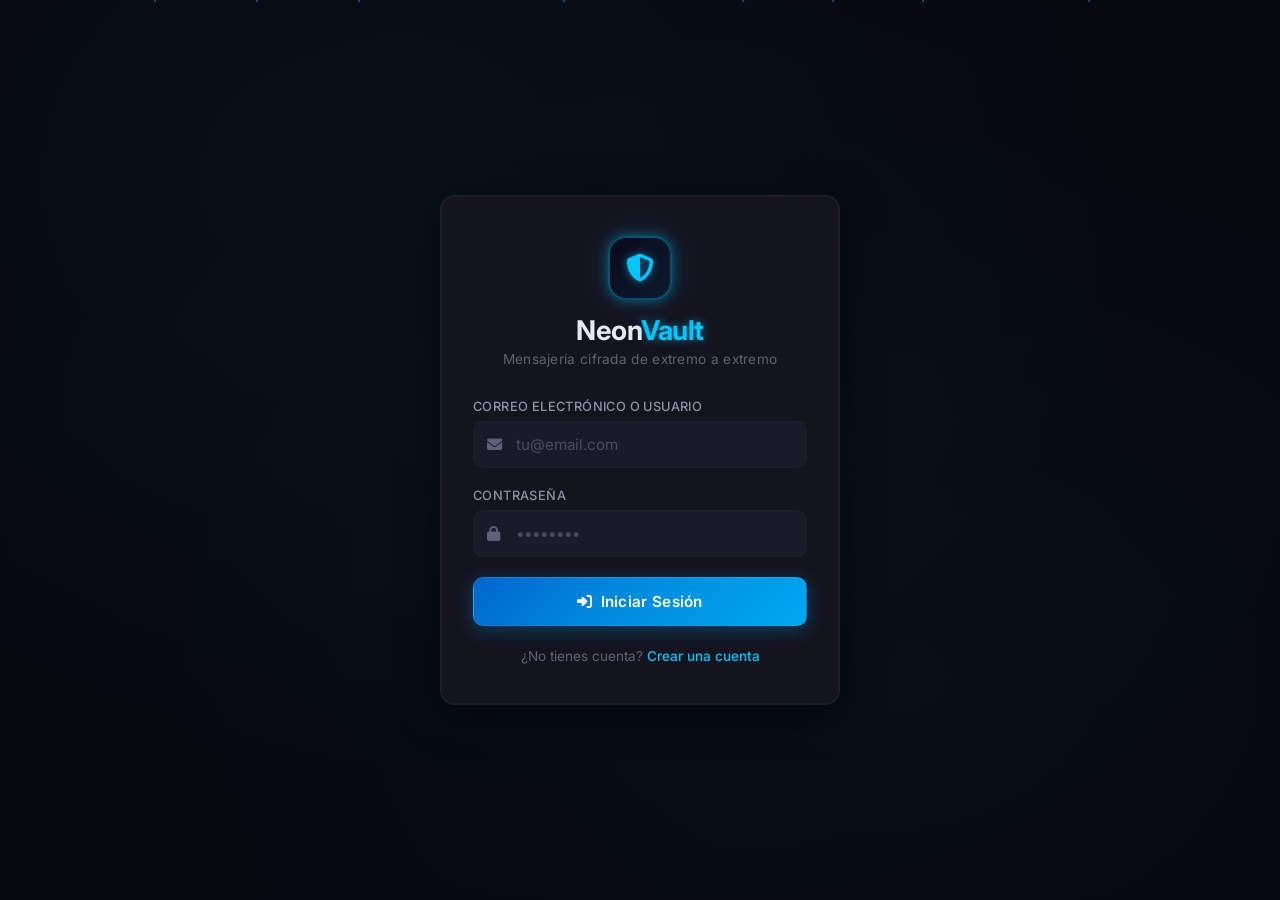
<file: diseno/login.html>
<!DOCTYPE html>
<html lang="es">
<head>
    <meta charset="UTF-8">
    <meta name="viewport" content="width=device-width, initial-scale=1.0">
    <title>NeonVault - Iniciar Sesión</title>
    <link rel="preconnect" href="https://fonts.googleapis.com">
    <link rel="preconnect" href="https://fonts.gstatic.com" crossorigin>
    <link href="https://fonts.googleapis.com/css2?family=Inter:wght@300;400;500;600;700&display=swap" rel="stylesheet">
    <link rel="stylesheet" href="https://cdnjs.cloudflare.com/ajax/libs/font-awesome/6.4.0/css/all.min.css">
    <link rel="stylesheet" href="css/login.css">
    <script src="js/login.js" defer></script>
    
</head>
<body>

    <!-- Partículas de fondo -->
    <div class="bg-particles">
        <div class="particle"></div>
        <div class="particle"></div>
        <div class="particle"></div>
        <div class="particle"></div>
        <div class="particle"></div>
        <div class="particle"></div>
        <div class="particle"></div>
        <div class="particle"></div>
    </div>

    <!-- Contenedor de autenticación -->
    <div class="auth-container">
        <div class="auth-card">
            <!-- Logo -->
            <div class="auth-logo">
                <div class="logo-icon">
                    <i class="fa-solid fa-shield-halved"></i>
                </div>
                <h1>Neon<span>Vault</span></h1>
                <p>Mensajería cifrada de extremo a extremo</p>
            </div>

            <!-- Alerta de error (oculta por defecto) -->
            <div class="alert alert-error" id="alertError" style="display: none;">
                <i class="fa-solid fa-circle-exclamation"></i>
                <span id="alertErrorMessage">Credenciales incorrectas</span>
            </div>

            <!-- Formulario de login -->
            <form id="loginForm" autocomplete="off">
                <div class="form-group">
                    <label for="email">Correo electrónico o usuario</label>
                    <div class="input-wrapper">
                        <i class="fa-solid fa-envelope"></i>
                        <input type="text" id="email" placeholder="tu@email.com" required autocomplete="off">
                    </div>
                </div>
                <div class="form-group">
                    <label for="password">Contraseña</label>
                    <div class="input-wrapper">
                        <i class="fa-solid fa-lock"></i>
                        <input type="password" id="password" placeholder="••••••••" required autocomplete="off">
                    </div>
                </div>
                <button type="submit" class="btn btn-primary" id="btnLogin">
                    <i class="fa-solid fa-right-to-bracket"></i> Iniciar Sesión
                </button>
            </form>

            <!-- Footer -->
            <div class="auth-footer">
                ¿No tienes cuenta? <a href="register.html">Crear una cuenta</a>
            </div>
        </div>
    </div>
</body>
</html>
</file>
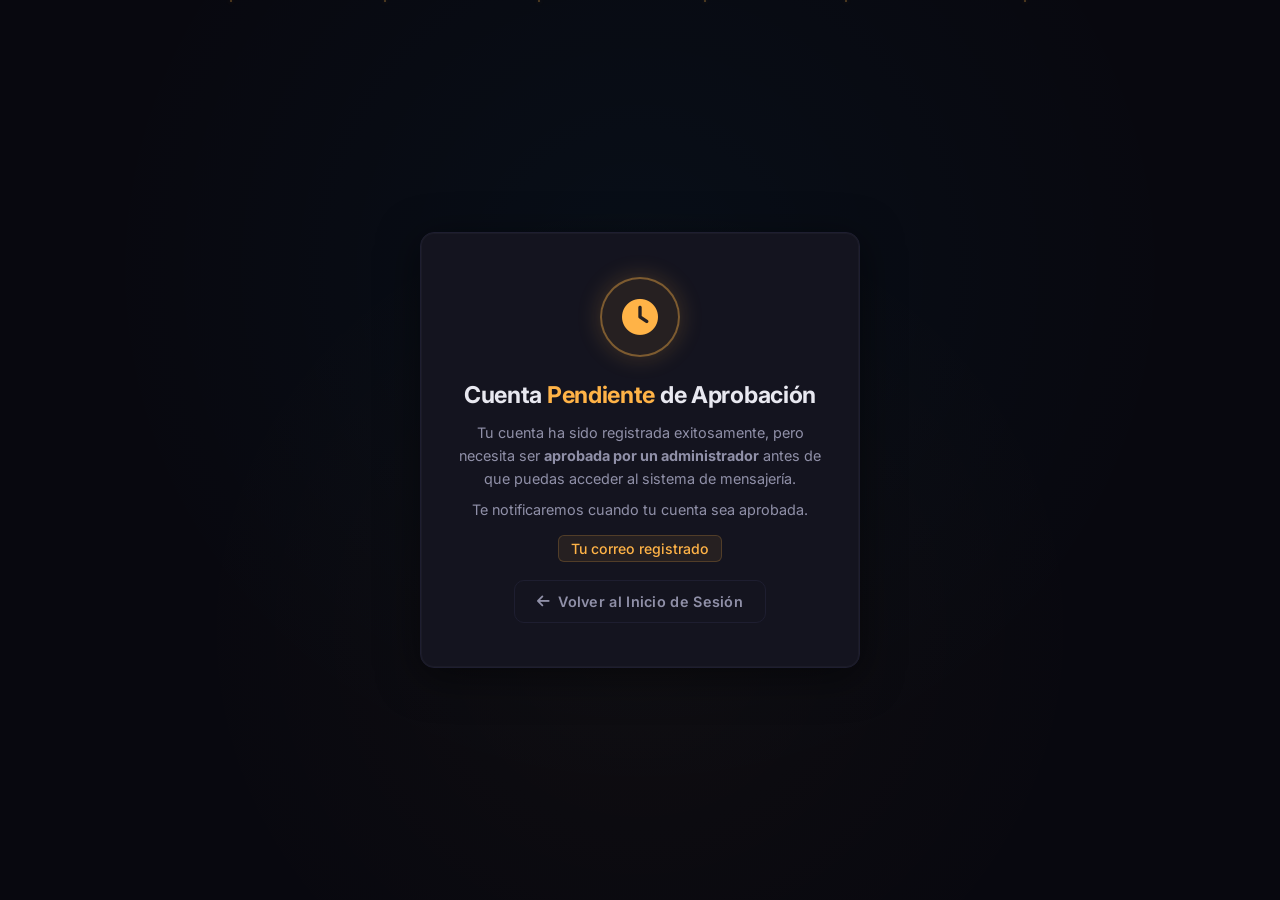
<file: diseno/pending.html>
<!DOCTYPE html>
<html lang="es">
<head>
    <meta charset="UTF-8">
    <meta name="viewport" content="width=device-width, initial-scale=1.0">
    <title>NeonVault - Pendiente de Aprobación</title>
    <link rel="preconnect" href="https://fonts.googleapis.com">
    <link rel="preconnect" href="https://fonts.gstatic.com" crossorigin>
    <link href="https://fonts.googleapis.com/css2?family=Inter:wght@300;400;500;600;700&display=swap" rel="stylesheet">
    <link rel="stylesheet" href="https://cdnjs.cloudflare.com/ajax/libs/font-awesome/6.4.0/css/all.min.css">
    <link rel="stylesheet" href="css/pending.css">
    <script src="js/pending.js" defer></script>
</head>
<body>

    <div class="bg-particles">
        <div class="particle"></div>
        <div class="particle"></div>
        <div class="particle"></div>
        <div class="particle"></div>
        <div class="particle"></div>
        <div class="particle"></div>
    </div>

    <div class="container">
        <div class="card">
            <div class="status-icon">
                <i class="fa-solid fa-clock"></i>
            </div>
            <h2>Cuenta <span>Pendiente</span> de Aprobación</h2>
            <p>Tu cuenta ha sido registrada exitosamente, pero necesita ser <strong>aprobada por un administrador</strong> antes de que puedas acceder al sistema de mensajería.</p>
            <p>Te notificaremos cuando tu cuenta sea aprobada.</p>
            <div class="email-highlight" id="userEmail">usuario@email.com</div>
            <br>
            <a href="login.html" class="btn">
                <i class="fa-solid fa-arrow-left"></i> Volver al Inicio de Sesión
            </a>
        </div>
    </div>
</body>
</html>
</file>
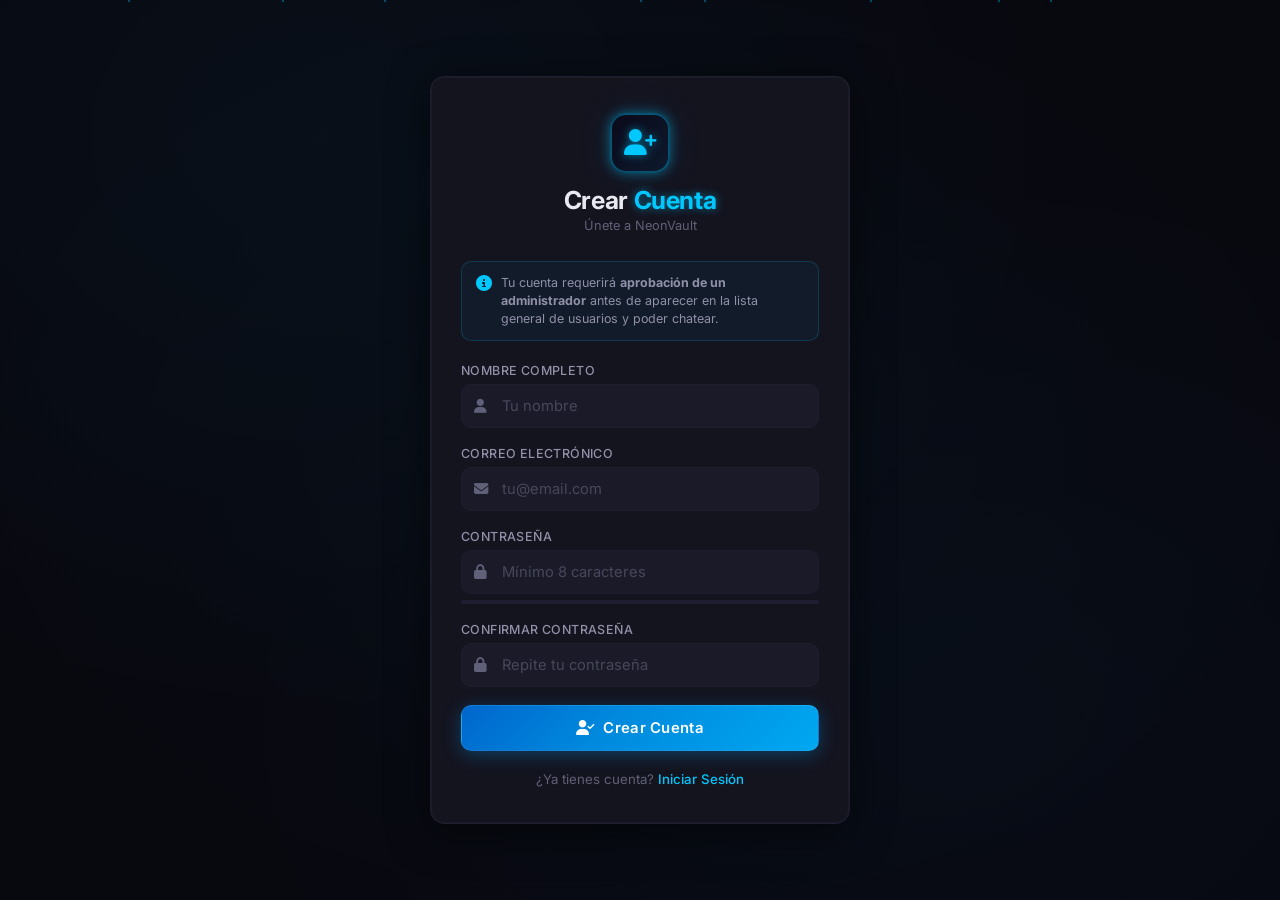
<file: diseno/signin.html>
<!DOCTYPE html>
<html lang="es">
<head>
    <meta charset="UTF-8">
    <meta name="viewport" content="width=device-width, initial-scale=1.0">
    <title>NeonVault - Crear Cuenta</title>
    <link rel="preconnect" href="https://fonts.googleapis.com">
    <link rel="preconnect" href="https://fonts.gstatic.com" crossorigin>
    <link href="https://fonts.googleapis.com/css2?family=Inter:wght@300;400;500;600;700&display=swap" rel="stylesheet">
    <link rel="stylesheet" href="https://cdnjs.cloudflare.com/ajax/libs/font-awesome/6.4.0/css/all.min.css">
    <link rel="stylesheet" href="css/signin.css">
    <script src="js/signin.js" defer></script>

</head>
<body>

    <div class="bg-particles">
        <div class="particle"></div>
        <div class="particle"></div>
        <div class="particle"></div>
        <div class="particle"></div>
        <div class="particle"></div>
        <div class="particle"></div>
        <div class="particle"></div>
        <div class="particle"></div>
    </div>

    <div class="auth-container">
        <div class="auth-card">
            <div class="auth-logo">
                <div class="logo-icon">
                    <i class="fa-solid fa-user-plus"></i>
                </div>
                <h1>Crear <span>Cuenta</span></h1>
                <p>Únete a NeonVault</p>
            </div>

            <!-- Info sobre aprobación -->
            <div class="info-box">
                <i class="fa-solid fa-circle-info"></i>
                <span>Tu cuenta requerirá <strong>aprobación de un administrador</strong> antes de aparecer en la lista general de usuarios y poder chatear.</span>
            </div>

            <!-- Alerta -->
            <div class="alert alert-error" id="alertError" style="display: none;">
                <i class="fa-solid fa-circle-exclamation"></i>
                <span id="alertErrorMessage"></span>
            </div>

            <!-- Formulario -->
            <form id="registerForm" autocomplete="off">
                <div class="form-group">
                    <label for="fullName">Nombre completo</label>
                    <div class="input-wrapper">
                        <i class="fa-solid fa-user"></i>
                        <input type="text" id="fullName" placeholder="Tu nombre" required autocomplete="off">
                    </div>
                </div>
                <div class="form-group">
                    <label for="email">Correo electrónico</label>
                    <div class="input-wrapper">
                        <i class="fa-solid fa-envelope"></i>
                        <input type="email" id="email" placeholder="tu@email.com" required autocomplete="off">
                    </div>
                </div>
                <div class="form-group">
                    <label for="password">Contraseña</label>
                    <div class="input-wrapper">
                        <i class="fa-solid fa-lock"></i>
                        <input type="password" id="password" placeholder="Mínimo 8 caracteres" required autocomplete="off" minlength="8">
                    </div>
                    <div class="password-strength" id="passwordStrength">
                        <div class="bar" id="strengthBar"></div>
                    </div>
                </div>
                <div class="form-group">
                    <label for="confirmPassword">Confirmar contraseña</label>
                    <div class="input-wrapper">
                        <i class="fa-solid fa-lock"></i>
                        <input type="password" id="confirmPassword" placeholder="Repite tu contraseña" required autocomplete="off">
                    </div>
                </div>
                <button type="submit" class="btn btn-primary" id="btnRegister">
                    <i class="fa-solid fa-user-check"></i> Crear Cuenta
                </button>
            </form>

            <div class="auth-footer">
                ¿Ya tienes cuenta? <a href="login.html">Iniciar Sesión</a>
            </div>
        </div>
    </div>

        <!-- ========== MODAL DE CUENTA PENDIENTE ========== -->
    <div class="modal-overlay" id="pendingModal" role="dialog" aria-modal="true" style="display: none;">
        <div class="modal-card">
            <!-- Botón de cierre -->
            <button class="modal-close-btn" id="closePendingModal" title="Cerrar">
                <i class="fa-solid fa-xmark"></i>
            </button>

            <!-- Icono y texto (idéntico al diseño original) -->
            <div class="status-icon">
                <i class="fa-solid fa-clock"></i>
            </div>
            <h2>Cuenta <span>Pendiente</span> de Aprobación</h2>
            <p>Tu cuenta ha sido registrada exitosamente, pero necesita ser <strong>aprobada por un administrador</strong> antes de que puedas acceder al sistema de mensajería.</p>
            <p>Te notificaremos cuando tu cuenta sea aprobada.</p>
            <div class="email-highlight" id="modalUserEmail">usuario@email.com</div>
            <br>
            <a href="login.html" class="btn btn-outline" id="btnGoToLogin">
                <i class="fa-solid fa-arrow-left"></i> Volver al Inicio de Sesión
            </a>
        </div>
    </div>
</body>
</html>
</file>
<file: assets/style.css>
@import url('https://fonts.googleapis.com/css2?family=Inter:wght@300;400;600;800&display=swap');

:root {
    --bg-color: #0d1117;
    --panel-bg: rgba(22, 27, 34, 0.6);
    --text-primary: #c9d1d9;
    --text-secondary: #8b949e;
    --accent-color: #58a6ff;
    --accent-hover: #1f6feb;
    --danger-color: #f85149;
    --success-color: #3fb950;
    --bubble-me: rgba(88, 166, 255, 0.15);
    --bubble-me-border: rgba(88, 166, 255, 0.3);
    --bubble-them: rgba(48, 54, 61, 0.5);
    --bubble-them-border: rgba(48, 54, 61, 0.8);
}

* {
    box-sizing: border-box;
    margin: 0;
    padding: 0;
    font-family: 'Inter', sans-serif;
}

body {
    background-color: var(--bg-color);
    color: var(--text-primary);
    display: flex;
    justify-content: center;
    align-items: center;
    height: 100vh;
    background-image: radial-gradient(circle at top right, rgba(88,166,255,0.05), transparent 400px),
                      radial-gradient(circle at bottom left, rgba(63,185,80,0.05), transparent 400px);
}

.container {
    width: 98%;
    max-width: 1400px;
    height: 90vh;
    display: flex;
    background: var(--panel-bg);
    border: 1px solid rgba(255, 255, 255, 0.05);
    border-radius: 16px;
    backdrop-filter: blur(20px);
    -webkit-backdrop-filter: blur(20px);
    box-shadow: 0 25px 50px -12px rgba(0, 0, 0, 0.5);
    overflow: hidden;
}

/* Sidebar */
.sidebar {
    width: 280px;
    border-right: 1px solid rgba(255, 255, 255, 0.05);
    display: flex;
    flex-direction: column;
}

.sidebar-header {
    padding: 24px;
    border-bottom: 1px solid rgba(255, 255, 255, 0.05);
}

.sidebar-header h2 {
    font-weight: 800;
    font-size: 1.2rem;
    color: #fff;
    margin-bottom: 8px;
    letter-spacing: -0.5px;
}

.identity-card {
    background: rgba(0, 0, 0, 0.2);
    border: 1px solid rgba(255, 255, 255, 0.05);
    border-radius: 8px;
    padding: 12px;
    margin-top: 16px;
}

.identity-card .label {
    font-size: 0.75rem;
    color: var(--text-secondary);
    text-transform: uppercase;
    letter-spacing: 1px;
}

.identity-card .fingerprint {
    font-family: monospace;
    color: var(--accent-color);
    font-weight: 600;
    margin-top: 4px;
    word-break: break-all;
}

.user-list {
    flex: 1;
    overflow-y: auto;
    padding: 16px;
}

.user-item {
    padding: 12px 16px;
    border-radius: 8px;
    cursor: pointer;
    transition: all 0.2s ease;
    margin-bottom: 8px;
    background: rgba(255,255,255,0.02);
}

.user-item:hover {
    background: rgba(255,255,255,0.05);
    transform: translateX(4px);
}

.user-item.active {
    background: rgba(88, 166, 255, 0.1);
    border-left: 3px solid var(--accent-color);
}

.user-item .name {
    font-weight: 600;
    color: #fff;
}

.user-item .status {
    font-size: 0.8rem;
    color: var(--text-secondary);
    margin-top: 4px;
}

/* Chat Area */
.chat-area {
    flex: 1;
    display: flex;
    flex-direction: column;
    background: rgba(0,0,0,0.1);
}

.chat-header {
    padding: 20px 24px;
    border-bottom: 1px solid rgba(255, 255, 255, 0.05);
    display: flex;
    justify-content: space-between;
    align-items: center;
}

.chat-header .contact-info h3 {
    color: #fff;
    font-weight: 600;
}

.chat-header .contact-info .security-status {
    font-size: 0.8rem;
    color: var(--success-color);
    display: flex;
    align-items: center;
    gap: 6px;
    margin-top: 4px;
}

.chat-header .contact-info .security-status::before {
    content: '';
    display: block;
    width: 8px;
    height: 8px;
    border-radius: 50%;
    background: var(--success-color);
    box-shadow: 0 0 8px var(--success-color);
}

.chat-messages {
    flex: 1;
    padding: 24px;
    overflow-y: auto;
    display: flex;
    flex-direction: column;
    gap: 16px;
}

.message {
    max-width: 70%;
    padding: 12px 16px;
    border-radius: 16px;
    position: relative;
    animation: slideIn 0.3s ease forwards;
    opacity: 0;
    transform: translateY(10px);
}

@keyframes slideIn {
    to {
        opacity: 1;
        transform: translateY(0);
    }
}

.message.me {
    align-self: flex-end;
    background: var(--bubble-me);
    border: 1px solid var(--bubble-me-border);
    border-bottom-right-radius: 4px;
}

.message.them {
    align-self: flex-start;
    background: var(--bubble-them);
    border: 1px solid var(--bubble-them-border);
    border-bottom-left-radius: 4px;
}

.message .text {
    line-height: 1.5;
    word-break: break-word;
}

.message .time {
    font-size: 0.7rem;
    color: var(--text-secondary);
    margin-top: 8px;
    text-align: right;
    opacity: 0.8;
}

.chat-input {
    padding: 20px 24px;
    border-top: 1px solid rgba(255, 255, 255, 0.05);
    display: flex;
    gap: 12px;
}

.chat-input input {
    flex: 1;
    background: rgba(0,0,0,0.2);
    border: 1px solid rgba(255,255,255,0.1);
    border-radius: 24px;
    padding: 14px 20px;
    color: #fff;
    font-size: 1rem;
    outline: none;
    transition: border-color 0.2s ease;
}

.chat-input input:focus {
    border-color: var(--accent-color);
}

.chat-input button {
    background: var(--accent-color);
    color: #fff;
    border: none;
    border-radius: 24px;
    padding: 0 24px;
    font-weight: 600;
    cursor: pointer;
    transition: all 0.2s ease;
}

.chat-input button:hover {
    background: var(--accent-hover);
    transform: scale(1.05);
}

.chat-input button:disabled {
    background: var(--text-secondary);
    cursor: not-allowed;
    transform: none;
}

/* Modals - Premium Glassmorphism */
/* (Se omiten los comentarios por simplicidad) */
.modal-overlay {
    position: fixed;
    top: 0; left: 0; right: 0; bottom: 0;
    background: rgba(4, 7, 10, 0.85);
    backdrop-filter: blur(10px);
    -webkit-backdrop-filter: blur(10px);
    display: flex;
    justify-content: center;
    align-items: center;
    z-index: 1000;
    overflow: hidden;
}

/* Responsividad Mobile (Estilo WhatsApp Web) */
@media (max-width: 768px) {
    .app-container {
        flex-direction: column;
    }
    
    .sidebar {
        width: 100%;
        border-right: none;
        flex: 1; /* Ocupar todo */
        display: flex;
    }

    .chat-area {
        display: none; /* Oculto por defecto en movil */
        width: 100%;
        flex: 1;
    }
    
    .visualizer-area {
        display: none !important; /* Deshabilitar visualizador en movil para ahorrar espacio */
    }

    /* Clases de toggle en JS */
    .sidebar.mobile-hidden {
        display: none;
    }

    .chat-area.mobile-visible {
        display: flex;
    }
}

#btn-back-mobile {
    display: none;
}

@media (max-width: 768px) {
    #btn-back-mobile {
        display: inline-block;
    }
}
.modal-overlay {
    position: fixed;
    top: 0; left: 0; right: 0; bottom: 0;
    background: rgba(4, 7, 10, 0.85);
    backdrop-filter: blur(10px);
    -webkit-backdrop-filter: blur(10px);
    display: flex;
    justify-content: center;
    align-items: center;
    z-index: 1000;
    overflow: hidden;
}

/* Glow Orbs for background depth */
.glow-orb {
    position: absolute;
    border-radius: 50%;
    filter: blur(80px);
    opacity: 0.5;
    z-index: -1;
    animation: floatOrb 10s ease-in-out infinite alternate;
}
.orb-1 {
    width: 300px; height: 300px;
    background: rgba(88, 166, 255, 0.4);
    top: -100px; left: -100px;
}
.orb-2 {
    width: 400px; height: 400px;
    background: rgba(35, 134, 54, 0.3);
    bottom: -150px; right: -100px;
    animation-delay: -5s;
}

@keyframes floatOrb {
    0% { transform: translate(0, 0) scale(1); }
    100% { transform: translate(30px, 50px) scale(1.1); }
}

.modal {
    background: rgba(13, 17, 23, 0.7);
    border: 1px solid rgba(255, 255, 255, 0.08);
    border-radius: 24px;
    width: 420px;
    max-height: 90vh;
    box-shadow: 0 30px 60px -15px rgba(0, 0, 0, 0.8), inset 0 1px 0 rgba(255,255,255,0.1);
    backdrop-filter: blur(20px);
    -webkit-backdrop-filter: blur(20px);
    display: flex;
    flex-direction: column;
    overflow-y: auto;
    animation: modalPopIn 0.4s cubic-bezier(0.175, 0.885, 0.32, 1.275);
}

@keyframes modalPopIn {
    from { opacity: 0; transform: scale(0.9) translateY(20px); }
    to { opacity: 1; transform: scale(1) translateY(0); }
}

.modal-header {
    text-align: center;
    padding: 32px 32px 20px 32px;
}

.modal-header .icon-lock {
    font-size: 3rem;
    margin-bottom: 12px;
    filter: drop-shadow(0 0 10px rgba(88,166,255,0.5));
}

.modal-header h2 {
    color: #fff;
    font-size: 1.6rem;
    font-weight: 800;
    margin-bottom: 8px;
    letter-spacing: -0.5px;
}

.modal-header p {
    color: var(--text-secondary);
    font-size: 0.9rem;
    line-height: 1.4;
}

.modal-body {
    padding: 0 32px 32px 32px;
}

.input-group {
    margin-bottom: 20px;
}

.input-group label {
    display: block;
    color: var(--text-secondary);
    font-size: 0.8rem;
    font-weight: 600;
    margin-bottom: 8px;
    text-transform: uppercase;
    letter-spacing: 0.5px;
}

.input-group input {
    width: 100%;
    background: rgba(0, 0, 0, 0.4);
    border: 1px solid rgba(255, 255, 255, 0.1);
    border-radius: 12px;
    padding: 14px 16px;
    color: #fff;
    font-size: 1rem;
    outline: none;
    transition: all 0.3s ease;
    box-sizing: border-box;
}

.input-group input:focus {
    border-color: var(--accent-color);
    background: rgba(0, 0, 0, 0.6);
    box-shadow: 0 0 0 4px rgba(88, 166, 255, 0.1);
}

.action-buttons {
    display: flex;
    flex-direction: column;
    gap: 12px;
    margin-top: 10px;
}

.action-buttons button {
    width: 100%;
    border-radius: 12px;
    padding: 14px;
    font-size: 1rem;
    font-weight: 600;
    cursor: pointer;
    transition: all 0.3s ease;
    border: none;
}

.btn-primary {
    background: linear-gradient(135deg, var(--accent-color), #3b82f6);
    color: #fff;
    box-shadow: 0 4px 15px rgba(88, 166, 255, 0.3);
}

.btn-primary:hover {
    transform: translateY(-2px);
    box-shadow: 0 6px 20px rgba(88, 166, 255, 0.4);
}

.btn-secondary {
    background: rgba(255, 255, 255, 0.05);
    color: #fff;
    border: 1px solid rgba(255, 255, 255, 0.1) !important;
}

.btn-secondary:hover {
    background: rgba(255, 255, 255, 0.1);
}

.modal-footer {
    padding: 16px;
    text-align: center;
    background: rgba(0,0,0,0.3);
    border-top: 1px solid rgba(255,255,255,0.05);
    font-size: 0.75rem;
    color: var(--text-secondary);
}

/* Custom Scrollbar */
::-webkit-scrollbar {
    width: 8px;
}
::-webkit-scrollbar-track {
    background: transparent;
}
::-webkit-scrollbar-thumb {
    background: rgba(255,255,255,0.1);
    border-radius: 4px;
}
::-webkit-scrollbar-thumb:hover {
    background: rgba(255,255,255,0.2);
}

.hidden {
    display: none !important;
}
/* Add Visualizer Styles at the end */
.visualizer-area {
    width: 380px;
    border-left: 1px solid rgba(255, 255, 255, 0.05);
    background: rgba(10, 14, 18, 0.8);
    display: flex;
    flex-direction: column;
}

.viz-content {
    flex: 1;
    overflow-y: auto;
    padding: 20px;
    font-family: monospace;
    font-size: 0.8rem;
    color: var(--text-secondary);
}

.viz-placeholder {
    text-align: center;
    margin-top: 40px;
    opacity: 0.5;
}

.viz-block {
    background: rgba(0,0,0,0.3);
    border: 1px solid rgba(255,255,255,0.05);
    border-radius: 8px;
    padding: 12px;
    margin-bottom: 16px;
    animation: fadeIn 0.5s ease;
}

@keyframes fadeIn { from { opacity: 0; transform: translateY(5px); } to { opacity: 1; transform: translateY(0); } }

.viz-block h4 {
    color: var(--accent-color);
    margin-bottom: 8px;
    text-transform: uppercase;
    font-size: 0.75rem;
    letter-spacing: 1px;
}

.viz-block.them h4 {
    color: var(--success-color);
}

.viz-step {
    margin-bottom: 8px;
    border-bottom: 1px solid rgba(255,255,255,0.02);
    padding-bottom: 8px;
}
.viz-step:last-child {
    border-bottom: none;
    margin-bottom: 0;
    padding-bottom: 0;
}

.viz-label {
    color: #fff;
    font-weight: bold;
    display: block;
    margin-bottom: 4px;
}

.viz-data {
    word-break: break-all;
    background: rgba(255,255,255,0.02);
    padding: 6px;
    border-radius: 4px;
}

/* Add styles for unread badge */
.user-item {
    position: relative;
}

.unread-badge {
    position: absolute;
    right: 16px;
    top: 50%;
    transform: translateY(-50%);
    background: var(--danger-color);
    color: white;
    font-size: 0.75rem;
    font-weight: bold;
    padding: 2px 8px;
    border-radius: 12px;
    box-shadow: 0 0 8px rgba(248, 81, 73, 0.5);
    animation: popIn 0.3s cubic-bezier(0.175, 0.885, 0.32, 1.275);
}

@keyframes popIn {
    from { transform: translateY(-50%) scale(0); opacity: 0; }
    to { transform: translateY(-50%) scale(1); opacity: 1; }
}

/* Message Actions */
.message {
    position: relative;
}

.message-actions {
    position: absolute;
    top: 50%;
    transform: translateY(-50%);
    display: none;
    gap: 4px;
    background: rgba(0,0,0,0.5);
    padding: 4px;
    border-radius: 8px;
    backdrop-filter: blur(5px);
}

.message.me .message-actions {
    left: -70px;
}

.message.me:hover .message-actions {
    display: flex;
}

.action-btn {
    background: none;
    border: none;
    color: var(--text-secondary);
    cursor: pointer;
    font-size: 1rem;
    padding: 4px;
    border-radius: 4px;
    transition: all 0.2s;
}

.action-btn:hover {
    background: rgba(255,255,255,0.1);
    color: #fff;
}

.message.deleted .text {
    font-style: italic;
    color: var(--text-secondary);
}

.edit-tag {
    font-size: 0.7rem;
    color: var(--text-secondary);
    font-style: italic;
    margin-left: 4px;
}

.editing-mode {
    border-color: var(--warning-color) !important;
    box-shadow: 0 0 0 2px rgba(255, 193, 7, 0.2) !important;
}

/* --- Media Queries para Responsividad (Móvil y Tablet) --- */
@media (max-width: 768px) {
    body {
        padding: 0;
    }
    
    .container {
        width: 100% !important;
        height: 100vh !important;
        border-radius: 0 !important;
        border: none !important;
    }
    
    #app-container {
        flex-direction: column;
    }
    
    .sidebar {
        width: 100% !important;
        border-right: none;
        flex: 1;
        display: flex;
    }
    
    .chat-area {
        display: none; /* Oculto por defecto en móvil para dar paso al sidebar */
        width: 100%;
        flex: 1;
    }
    
    .visualizer-area {
        display: none !important; /* Ocultar para maximizar espacio */
    }
    
    .sidebar.mobile-hidden {
        display: none;
    }
    
    .chat-area.mobile-visible {
        display: flex;
    }
    
    #btn-back-mobile {
        display: inline-block !important;
    }
    
    .message {
        max-width: 85%; /* Más ancho en móvil para mejor legibilidad */
    }
}

@media (max-width: 480px) {
    .modal {
        width: 92% !important;
        border-radius: 20px;
    }
    
    .modal-header {
        padding: 24px 20px 10px 20px;
    }
    
    .modal-body {
        padding: 0 20px 24px 20px;
    }
    
    .chat-input {
        padding: 12px 16px;
    }
    
    .chat-header {
        padding: 12px 16px;
    }
    
    .chat-messages {
        padding: 16px;
    }
}

.chat-image { max-width: 100%; border-radius: 8px; margin-top: 5px; cursor: pointer; }
.chat-audio { width: 100%; margin-top: 5px; border-radius: 8px; outline: none; }
.recording { animation: pulse 1s infinite; background: red !important; }
@keyframes pulse { 0% { transform: scale(1); } 50% { transform: scale(1.1); } 100% { transform: scale(1); } }
</file>
<file: css/style.css>
/* --- Estilos extraÃ­dos de index.html --- */

        body {
            display: flex;
            justify-content: center;
            align-items: center;
            min-height: 100vh;
            background: #04070a;
        }
    
/* --- Estilos extraÃ­dos de docs.html --- */

        @import url('https://fonts.googleapis.com/css2?family=Inter:wght@300;400;600;800&family=Fira+Code:wght@400;600&display=swap');

        :root {
            --bg-dark: #04070a;
            --accent-color: #007bff;
            --glass-bg: rgba(13, 17, 23, 0.7);
            --glass-border: rgba(255, 255, 255, 0.08);
            --text-primary: #e6edf3;
            --text-secondary: #8b949e;
        }

        body {
            font-family: 'Inter', sans-serif;
            background-color: var(--bg-dark);
            color: var(--text-primary);
            margin: 0;
            padding: 0;
            line-height: 1.6;
            overflow-x: hidden;
            background-image: 
                radial-gradient(circle at 15% 50%, rgba(0, 123, 255, 0.1), transparent 25%),
                radial-gradient(circle at 85% 30%, rgba(0, 210, 255, 0.1), transparent 25%);
        }

        .container {
            max-width: 900px;
            margin: 0 auto;
            padding: 40px 20px;
        }

        header {
            text-align: center;
            margin-bottom: 50px;
        }

        h1 {
            font-size: 2.5rem;
            margin-bottom: 10px;
            background: linear-gradient(90deg, #007bff, #00d2ff);
            -webkit-background-clip: text;
            -webkit-text-fill-color: transparent;
        }

        p.lead {
            font-size: 1.2rem;
            color: var(--text-secondary);
        }

        .pillar-card {
            background: var(--glass-bg);
            border: 1px solid var(--glass-border);
            border-radius: 16px;
            padding: 30px;
            margin-bottom: 30px;
            backdrop-filter: blur(20px);
            -webkit-backdrop-filter: blur(20px);
            box-shadow: 0 10px 30px rgba(0,0,0,0.5);
            transition: transform 0.3s ease, border-color 0.3s ease;
        }

        .pillar-card:hover {
            transform: translateY(-5px);
            border-color: rgba(0, 123, 255, 0.4);
        }

        .pillar-card h2 {
            margin-top: 0;
            display: flex;
            align-items: center;
            gap: 10px;
            color: #fff;
        }

        .pillar-number {
            background: var(--accent-color);
            color: #fff;
            width: 30px;
            height: 30px;
            border-radius: 50%;
            display: inline-flex;
            justify-content: center;
            align-items: center;
            font-size: 1rem;
            font-weight: bold;
        }

        pre {
            background: rgba(0,0,0,0.5);
            border: 1px solid rgba(255,255,255,0.1);
            padding: 15px;
            border-radius: 8px;
            overflow-x: auto;
            font-family: 'Fira Code', monospace;
            font-size: 0.85rem;
            color: #56d364;
        }

        .btn-back {
            display: inline-block;
            margin-bottom: 20px;
            color: var(--accent-color);
            text-decoration: none;
            font-weight: 600;
        }

        .btn-back:hover {
            text-decoration: underline;
        }

        /* Simulador LWE */
        .simulator-grid {
            display: grid;
            grid-template-columns: 1fr 1fr;
            gap: 20px;
            margin-top: 20px;
        }

        .sim-box {
            background: rgba(0,0,0,0.4);
            border: 1px dashed rgba(255,255,255,0.2);
            padding: 15px;
            border-radius: 8px;
            text-align: center;
        }

        .sim-box h4 { margin: 0 0 10px 0; color: #a5d6ff; }
        
        .math-text {
            font-family: 'Fira Code', monospace;
            font-size: 0.9rem;
            color: #ff7b72;
            word-wrap: break-word;
        }

        .btn-sim {
            background: linear-gradient(90deg, #007bff, #00d2ff);
            color: white;
            border: none;
            padding: 10px 20px;
            border-radius: 8px;
            cursor: pointer;
            font-weight: bold;
            margin-top: 15px;
            width: 100%;
            transition: opacity 0.2s;
        }

        .btn-sim:hover { opacity: 0.8; }
        .btn-sim:disabled { background: #333; cursor: not-allowed; color: #888; }

        .shared-key-box {
            grid-column: 1 / -1;
            background: rgba(0, 123, 255, 0.1);
            border: 1px solid var(--accent-color);
            border-radius: 8px;
            padding: 15px;
            text-align: center;
            font-size: 1.2rem;
            font-weight: bold;
            color: #fff;
            margin-top: 15px;
            display: none;
        }

        /* Simulador Caos */
        canvas {
            background: rgba(0,0,0,0.5);
            border: 1px solid rgba(255,255,255,0.1);
            border-radius: 8px;
            width: 100%;
            height: 200px;
            margin-top: 15px;
        }
        
        input[type="range"] {
            width: 100%;
            margin: 15px 0;
        }

        /* Simulador XOR */
        .xor-grid {
            display: grid;
            grid-template-columns: 1fr 20px 1fr 20px 1fr;
            align-items: center;
            gap: 10px;
            margin-top: 15px;
        }

        .xor-col {
            background: rgba(0,0,0,0.4);
            border: 1px dashed rgba(255,255,255,0.2);
            padding: 10px;
            border-radius: 8px;
            text-align: center;
            font-family: 'Fira Code', monospace;
            font-size: 0.8rem;
            height: 100px;
            display: flex;
            flex-direction: column;
            justify-content: center;
            overflow: hidden;
            word-wrap: break-word;
        }
        
        .xor-col input {
            background: transparent;
            border: 1px solid rgba(255,255,255,0.3);
            color: white;
            text-align: center;
            padding: 5px;
            border-radius: 4px;
            width: 80%;
            margin: 0 auto;
        }

        .highlight-green { color: #56d364; }
        .highlight-red { color: #ff7b72; }
        .highlight-blue { color: #79c0ff; }

        @keyframes flowLeftToRight {
            0% { left: 20%; opacity: 0; }
            10% { opacity: 1; }
            90% { opacity: 1; }
            100% { left: 80%; opacity: 0; }
        }

        @keyframes flowRightToLeft {
            0% { right: 20%; opacity: 0; }
            10% { opacity: 1; }
            90% { opacity: 1; }
            100% { right: 80%; opacity: 0; }
        }

        .particle-flow {
            animation: flowLeftToRight 2s infinite linear;
        }

        .particle-flow-reverse {
            animation: flowRightToLeft 2s infinite linear;
            animation-delay: 1s;
        }
    
/* =========================================
   SISTEMA DE NOTIFICACIONES FLOTANTES (TOASTS)
   ========================================= */
.toast-container {
    position: fixed;
    top: 20px;
    right: 20px;
    z-index: 9999;
    display: flex;
    flex-direction: column;
    gap: 10px;
    pointer-events: none;
}

.toast-notification {
    display: flex;
    align-items: center;
    background: var(--bg-card);
    border-radius: 12px;
    padding: 12px 16px;
    box-shadow: 0 8px 24px rgba(0, 0, 0, 0.4), 0 0 0 1px rgba(255, 255, 255, 0.1) inset;
    min-width: 300px;
    max-width: 400px;
    pointer-events: auto;
    animation: toastSlideIn 0.4s cubic-bezier(0.175, 0.885, 0.32, 1.275);
    border-left: 4px solid transparent;
}

.toast-icon {
    width: 24px;
    height: 24px;
    margin-right: 12px;
    flex-shrink: 0;
}

.toast-content {
    flex: 1;
}

.toast-text {
    font-size: 0.9rem;
    color: var(--text-primary);
    line-height: 1.4;
    word-break: break-word;
}

.toast-close {
    background: transparent;
    border: none;
    color: var(--text-secondary);
    cursor: pointer;
    padding: 4px;
    margin-left: 8px;
    display: flex;
    align-items: center;
    justify-content: center;
    transition: color 0.2s;
}

.toast-close:hover {
    color: var(--text-primary);
}

/* Tipos de Toast */
.toast-success {
    border-left-color: #4caf50;
}
.toast-success .toast-icon {
    color: #4caf50;
}

.toast-error {
    border-left-color: #ff4444;
}
.toast-error .toast-icon {
    color: #ff4444;
}

.toast-warning {
    border-left-color: #ffb300;
}
.toast-warning .toast-icon {
    color: #ffb300;
}

.toast-info {
    border-left-color: #00d2ff;
}
.toast-info .toast-icon {
    color: #00d2ff;
}

@keyframes toastSlideIn {
    0% { transform: translateX(120%); opacity: 0; }
    100% { transform: translateX(0); opacity: 1; }
}

.toast-closing {
    animation: toastFadeOut 0.3s forwards;
}

@keyframes toastFadeOut {
    0% { transform: translateX(0); opacity: 1; }
    100% { transform: translateX(120%); opacity: 0; }
}

/* Responsivo para móviles */
@media (max-width: 600px) {
    .toast-container {
        top: auto;
        bottom: 20px;
        left: 20px;
        right: 20px;
        align-items: center;
    }
    
    .toast-notification {
        width: 100%;
        max-width: 100%;
        min-width: 0;
    }
    
    @keyframes toastSlideIn {
        0% { transform: translateY(100%); opacity: 0; }
        100% { transform: translateY(0); opacity: 1; }
    }
    
    @keyframes toastFadeOut {
        0% { transform: translateY(0); opacity: 1; }
        100% { transform: translateY(100%); opacity: 0; }
    }
}

/* =========================================
   SISTEMA DE SWEETALERT2 (crypto-swal)
   ========================================= */
.crypto-swal-popup {
    background: rgba(15, 18, 25, 0.85) !important;
    border: 1px solid rgba(0, 200, 255, 0.15) !important;
    border-radius: 16px !important;
    padding: 30px !important;
    box-shadow: 0 15px 50px rgba(0, 0, 0, 0.8), 0 0 0 1px rgba(255, 255, 255, 0.05) inset, 0 0 20px rgba(0, 200, 255, 0.1) !important;
    backdrop-filter: blur(20px) !important;
    -webkit-backdrop-filter: blur(20px) !important;
    width: 90% !important;
    max-width: 400px !important;
    color: #fff !important;
}

.crypto-swal-popup.swal-danger {
    border-color: rgba(255, 68, 119, 0.3) !important;
    box-shadow: 0 15px 50px rgba(0, 0, 0, 0.8), 0 0 20px rgba(255, 68, 119, 0.15) !important;
}

.crypto-swal-popup.swal-warning {
    border-color: rgba(241, 196, 15, 0.3) !important;
    box-shadow: 0 15px 50px rgba(0, 0, 0, 0.8), 0 0 20px rgba(241, 196, 15, 0.15) !important;
}

.crypto-swal-title {
    color: #ffffff !important;
    font-family: 'Inter', sans-serif !important;
    font-size: 1.3rem !important;
    font-weight: 600 !important;
    margin-bottom: 12px !important;
    letter-spacing: -0.3px !important;
}

.crypto-swal-content {
    color: rgba(255, 255, 255, 0.7) !important;
    font-size: 0.95rem !important;
    line-height: 1.6 !important;
    margin-top: 10px !important;
}

.crypto-swal-actions {
    margin-top: 30px !important;
    gap: 12px !important;
    display: flex !important;
    flex-wrap: wrap !important;
    width: 100% !important;
}

.crypto-swal-actions .btn {
    margin: 0 !important;
    flex: 1;
    border-radius: 8px !important;
    font-weight: 500 !important;
    padding: 12px !important;
    transition: all 0.2s ease !important;
}

.crypto-swal-confirm {
    background: linear-gradient(135deg, rgba(0,200,255,0.8), rgba(0,100,255,0.8)) !important;
    color: #fff !important;
    border: none !important;
    box-shadow: 0 4px 15px rgba(0, 200, 255, 0.3) !important;
}

.crypto-swal-confirm:hover {
    background: linear-gradient(135deg, rgba(0,200,255,1), rgba(0,100,255,1)) !important;
    box-shadow: 0 6px 20px rgba(0, 200, 255, 0.4) !important;
    transform: translateY(-1px) !important;
}

.crypto-swal-popup.swal-danger .crypto-swal-confirm {
    background: linear-gradient(135deg, rgba(255,68,119,0.8), rgba(200,30,80,0.8)) !important;
    box-shadow: 0 4px 15px rgba(255, 68, 119, 0.3) !important;
}

.crypto-swal-popup.swal-danger .crypto-swal-confirm:hover {
    background: linear-gradient(135deg, rgba(255,68,119,1), rgba(200,30,80,1)) !important;
    box-shadow: 0 6px 20px rgba(255, 68, 119, 0.4) !important;
}

.crypto-swal-cancel {
    background: rgba(255, 255, 255, 0.05) !important;
    border: 1px solid rgba(255, 255, 255, 0.1) !important;
    color: rgba(255, 255, 255, 0.8) !important;
}

.crypto-swal-cancel:hover {
    background: rgba(255, 255, 255, 0.1) !important;
    color: #fff !important;
}

.crypto-swal-icon {
    border: none !important;
    margin: 0 auto 15px auto !important;
    width: 60px !important;
    height: 60px !important;
    display: flex !important;
    align-items: center !important;
    justify-content: center !important;
    border-radius: 50% !important;
    background: rgba(255, 255, 255, 0.03) !important;
    padding: 12px !important;
}

.crypto-swal-popup.swal-danger .crypto-swal-icon {
    background: rgba(255, 68, 119, 0.1) !important;
}
.crypto-swal-popup.swal-warning .crypto-swal-icon {
    background: rgba(241, 196, 15, 0.1) !important;
}
.crypto-swal-popup.swal-info .crypto-swal-icon {
    background: rgba(0, 200, 255, 0.1) !important;
}

.crypto-swal-icon svg {
    width: 100% !important;
    height: 100% !important;
}
</file>
<file: diseno/css/admin.css>
:root {
    --bg-primary: #08080f;
    --bg-secondary: #0e0e18;
    --bg-card: #14141f;
    --bg-input: #1a1a28;
    --border: #1e1e30;
    --border-light: #252538;
    --text-primary: #e8e8f0;
    --text-secondary: #9090a8;
    --text-muted: #606078;
    --neon-blue: #00c8ff;
    --neon-blue-dim: #0088cc;
    --neon-glow: 0 0 12px rgba(0, 200, 255, 0.45);
    --neon-glow-strong: 0 0 22px rgba(0, 200, 255, 0.7);
    --neon-text-glow: 0 0 8px rgba(0, 200, 255, 0.55);
    --success: #00e696;
    --danger: #ff4477;
    --warning: #ffb347;
    --radius: 14px;
    --radius-sm: 10px;
    --radius-xs: 8px;
    --transition: 0.22s cubic-bezier(0.4, 0, 0.2, 1);
}

* {
    margin: 0;
    padding: 0;
    box-sizing: border-box;
}

body {
    font-family: 'Inter', sans-serif;
    background: var(--bg-primary);
    color: var(--text-primary);
    min-height: 100vh;
    background-image:
        radial-gradient(ellipse at 20% 10%, rgba(0, 180, 255, 0.03) 0%, transparent 55%),
        radial-gradient(ellipse at 80% 85%, rgba(0, 150, 255, 0.02) 0%, transparent 55%);
}

::-webkit-scrollbar {
    width: 5px;
}

::-webkit-scrollbar-track {
    background: transparent;
}

::-webkit-scrollbar-thumb {
    background: var(--border-light);
    border-radius: 10px;
}

/* Header */
.admin-header {
    background: var(--bg-secondary);
    border-bottom: 1px solid var(--border);
    padding: 16px 24px;
    display: flex;
    align-items: center;
    justify-content: space-between;
    flex-wrap: wrap;
    gap: 14px;
    position: sticky;
    top: 0;
    z-index: 50;
    box-shadow: 0 2px 20px rgba(0, 0, 0, 0.4);
}

.admin-header .brand {
    display: flex;
    align-items: center;
    gap: 10px;
}

.admin-header .brand .logo-icon {
    width: 40px;
    height: 40px;
    border-radius: 12px;
    background: linear-gradient(135deg, #0a0a1a, #0d1a2d);
    border: 2px solid rgba(0, 200, 255, 0.35);
    display: flex;
    align-items: center;
    justify-content: center;
    box-shadow: var(--neon-glow);
}

.admin-header .brand .logo-icon i {
    color: var(--neon-blue);
    font-size: 1.1rem;
    text-shadow: var(--neon-text-glow);
}

.admin-header .brand h1 {
    font-size: 1.25rem;
    font-weight: 700;
    letter-spacing: -0.3px;
}

.admin-header .brand h1 span {
    color: var(--neon-blue);
    text-shadow: var(--neon-text-glow);
}

.admin-header .badge {
    font-size: 0.7rem;
    background: rgba(0, 200, 255, 0.12);
    color: var(--neon-blue);
    padding: 4px 10px;
    border-radius: 12px;
    border: 1px solid rgba(0, 200, 255, 0.2);
    letter-spacing: 0.5px;
}

.admin-header .header-actions {
    display: flex;
    align-items: center;
    gap: 10px;
}

.btn {
    display: inline-flex;
    align-items: center;
    gap: 6px;
    padding: 10px 18px;
    border-radius: var(--radius-xs);
    font-size: 0.85rem;
    font-weight: 500;
    font-family: 'Inter', sans-serif;
    cursor: pointer;
    letter-spacing: 0.3px;
    transition: all var(--transition);
    border: 1.5px solid var(--border);
    background: transparent;
    color: var(--text-secondary);
    text-decoration: none;
}

.btn:hover {
    border-color: var(--neon-blue-dim);
    color: var(--neon-blue);
    box-shadow: 0 0 12px rgba(0, 200, 255, 0.1);
}

.btn-sm {
    padding: 7px 14px;
    font-size: 0.78rem;
    border-radius: 6px;
}

.btn-approve {
    background: rgba(0, 230, 150, 0.1);
    border-color: rgba(0, 230, 150, 0.3);
    color: var(--success);
}

.btn-approve:hover {
    background: rgba(0, 230, 150, 0.18);
    border-color: var(--success);
    box-shadow: 0 0 14px rgba(0, 230, 150, 0.25);
    color: #00ffaa;
}

.btn-reject {
    background: rgba(255, 68, 119, 0.08);
    border-color: rgba(255, 68, 119, 0.3);
    color: var(--danger);
}

.btn-reject:hover {
    background: rgba(255, 68, 119, 0.15);
    border-color: var(--danger);
    box-shadow: 0 0 14px rgba(255, 68, 119, 0.25);
    color: #ff6688;
}

/* Contenido */
.admin-container {
    max-width: 1100px;
    margin: 0 auto;
    padding: 24px 20px;
}

/* Stats */
.stats-row {
    display: grid;
    grid-template-columns: repeat(auto-fit, minmax(180px, 1fr));
    gap: 16px;
    margin-bottom: 28px;
}

.stat-card {
    background: var(--bg-card);
    border: 1px solid var(--border);
    border-radius: var(--radius-sm);
    padding: 18px 20px;
    display: flex;
    align-items: center;
    gap: 14px;
    box-shadow: 0 4px 16px rgba(0, 0, 0, 0.3);
    transition: all var(--transition);
}

.stat-card:hover {
    border-color: var(--border-light);
    box-shadow: 0 6px 24px rgba(0, 0, 0, 0.4);
}

.stat-icon {
    width: 46px;
    height: 46px;
    border-radius: 12px;
    display: flex;
    align-items: center;
    justify-content: center;
    font-size: 1.2rem;
    flex-shrink: 0;
}

.stat-icon.pending {
    background: rgba(255, 179, 71, 0.12);
    color: var(--warning);
}

.stat-icon.approved {
    background: rgba(0, 230, 150, 0.12);
    color: var(--success);
}

.stat-icon.rejected {
    background: rgba(255, 68, 119, 0.12);
    color: var(--danger);
}

.stat-icon.total {
    background: rgba(0, 200, 255, 0.1);
    color: var(--neon-blue);
}

.stat-value {
    font-size: 1.5rem;
    font-weight: 700;
    letter-spacing: -0.5px;
}

.stat-label {
    font-size: 0.75rem;
    color: var(--text-muted);
    text-transform: uppercase;
    letter-spacing: 0.5px;
}

/* Tabs */
.tabs {
    display: flex;
    gap: 4px;
    margin-bottom: 20px;
    border-bottom: 1px solid var(--border);
    padding-bottom: 0;
    flex-wrap: wrap;
}

.tab-btn {
    padding: 10px 20px;
    border: none;
    background: transparent;
    color: var(--text-muted);
    font-family: 'Inter', sans-serif;
    font-size: 0.85rem;
    font-weight: 500;
    cursor: pointer;
    border-bottom: 2px solid transparent;
    transition: all var(--transition);
    letter-spacing: 0.3px;
}

.tab-btn:hover {
    color: var(--text-secondary);
}

.tab-btn.active {
    color: var(--neon-blue);
    border-bottom-color: var(--neon-blue);
    text-shadow: var(--neon-text-glow);
}

/* Tabla */
.table-wrapper {
    background: var(--bg-card);
    border: 1px solid var(--border);
    border-radius: var(--radius-sm);
    overflow: hidden;
    box-shadow: 0 4px 20px rgba(0, 0, 0, 0.3);
}

.table-container {
    overflow-x: auto;
}

table {
    width: 100%;
    border-collapse: collapse;
}

thead th {
    background: var(--bg-secondary);
    padding: 14px 18px;
    text-align: left;
    font-size: 0.75rem;
    font-weight: 600;
    color: var(--text-muted);
    text-transform: uppercase;
    letter-spacing: 0.6px;
    border-bottom: 1px solid var(--border);
    white-space: nowrap;
}

tbody td {
    padding: 14px 18px;
    font-size: 0.88rem;
    border-bottom: 1px solid rgba(255, 255, 255, 0.03);
    color: var(--text-primary);
    vertical-align: middle;
}

tbody tr {
    transition: background var(--transition);
}

tbody tr:hover {
    background: rgba(255, 255, 255, 0.02);
}

tbody tr:last-child td {
    border-bottom: none;
}

.user-cell {
    display: flex;
    align-items: center;
    gap: 10px;
}

.user-cell .mini-avatar {
    width: 34px;
    height: 34px;
    border-radius: 50%;
    display: flex;
    align-items: center;
    justify-content: center;
    font-weight: 600;
    font-size: 0.75rem;
    color: #fff;
    flex-shrink: 0;
}

.status-badge {
    display: inline-flex;
    align-items: center;
    gap: 5px;
    padding: 5px 10px;
    border-radius: 12px;
    font-size: 0.72rem;
    font-weight: 500;
    letter-spacing: 0.3px;
    white-space: nowrap;
}

.status-pending {
    background: rgba(255, 179, 71, 0.12);
    color: var(--warning);
    border: 1px solid rgba(255, 179, 71, 0.2);
}

.status-approved {
    background: rgba(0, 230, 150, 0.1);
    color: var(--success);
    border: 1px solid rgba(0, 230, 150, 0.2);
}

.status-rejected {
    background: rgba(255, 68, 119, 0.1);
    color: var(--danger);
    border: 1px solid rgba(255, 68, 119, 0.2);
}

.actions-cell {
    display: flex;
    gap: 6px;
    flex-wrap: wrap;
}

.empty-table {
    text-align: center;
    padding: 40px 20px;
    color: var(--text-muted);
}

.empty-table i {
    font-size: 2.5rem;
    opacity: 0.3;
    margin-bottom: 10px;
    display: block;
}

/* Toast */
.toast {
    position: fixed;
    bottom: 24px;
    right: 24px;
    padding: 14px 20px;
    border-radius: var(--radius-xs);
    font-size: 0.85rem;
    font-weight: 500;
    z-index: 200;
    animation: slideUp 0.35s ease-out;
    display: flex;
    align-items: center;
    gap: 8px;
    box-shadow: 0 8px 30px rgba(0, 0, 0, 0.5);
}

.toast-success {
    background: #0a2a1a;
    border: 1px solid rgba(0, 230, 150, 0.4);
    color: var(--success);
}

.toast-error {
    background: #2a0a1a;
    border: 1px solid rgba(255, 68, 119, 0.4);
    color: var(--danger);
}

@keyframes slideUp {
    from {
        opacity: 0;
        transform: translateY(30px);
    }

    to {
        opacity: 1;
        transform: translateY(0);
    }
}

@media (max-width: 600px) {
    .admin-header {
        padding: 12px 16px;
    }

    .admin-header .brand h1 {
        font-size: 1.1rem;
    }

    .admin-container {
        padding: 16px 10px;
    }

    .stats-row {
        grid-template-columns: repeat(2, 1fr);
        gap: 10px;
    }

    .stat-card {
        padding: 14px;
        gap: 10px;
    }

    .stat-value {
        font-size: 1.2rem;
    }

    table {
        font-size: 0.8rem;
    }

    thead th,
    tbody td {
        padding: 10px 12px;
    }

    .btn-sm {
        padding: 5px 10px;
        font-size: 0.7rem;
    }
}
</file>
<file: diseno/css/chat.css>
:root {
    --bg-primary: #08080f;
    --bg-secondary: #0e0e18;
    --bg-sidebar: #10101c;
    --bg-card: #14141f;
    --bg-chat: #0c0c16;
    --bg-input: #1a1a28;
    --bg-message-sent: #0a1e30;
    --bg-message-received: #141420;
    --border: #1e1e30;
    --border-light: #252538;
    --text-primary: #e8e8f0;
    --text-secondary: #9090a8;
    --text-muted: #606078;
    --neon-blue: #00c8ff;
    --neon-blue-dim: #0088cc;
    --neon-glow: 0 0 12px rgba(0, 200, 255, 0.45);
    --neon-glow-strong: 0 0 22px rgba(0, 200, 255, 0.7);
    --neon-text-glow: 0 0 8px rgba(0, 200, 255, 0.55);
    --success: #00e696;
    --danger: #ff4477;
    --radius: 14px;
    --radius-sm: 10px;
    --radius-xs: 8px;
    --transition: 0.22s cubic-bezier(0.4, 0, 0.2, 1);
    --sidebar-width: 320px;
}

* {
    margin: 0;
    padding: 0;
    box-sizing: border-box;
}

body {
    font-family: 'Inter', sans-serif;
    background: var(--bg-primary);
    color: var(--text-primary);
    height: 100vh;
    display: flex;
    overflow: hidden;
}

/* Scrollbar */
::-webkit-scrollbar {
    width: 5px;
}

::-webkit-scrollbar-track {
    background: transparent;
}

::-webkit-scrollbar-thumb {
    background: var(--border-light);
    border-radius: 10px;
}

::-webkit-scrollbar-thumb:hover {
    background: #3a3a50;
}

/* === SIDEBAR === */
.sidebar {
    width: var(--sidebar-width);
    min-width: var(--sidebar-width);
    height: 100vh;
    background: var(--bg-sidebar);
    border-right: 1px solid var(--border);
    display: flex;
    flex-direction: column;
    z-index: 10;
    transition: transform 0.3s ease;
}

.sidebar-header {
    padding: 18px 20px;
    border-bottom: 1px solid var(--border);
    display: flex;
    align-items: center;
    justify-content: space-between;
    gap: 12px;
    flex-shrink: 0;
}

.sidebar-header .user-info {
    display: flex;
    align-items: center;
    gap: 10px;
    cursor: pointer;
    padding: 4px 8px 4px 4px;
    border-radius: 24px;
    transition: background var(--transition);
}

.sidebar-header .user-info:hover {
    background: rgba(255, 255, 255, 0.03);
}

.avatar {
    width: 38px;
    height: 38px;
    border-radius: 50%;
    display: flex;
    align-items: center;
    justify-content: center;
    font-weight: 600;
    font-size: 0.85rem;
    flex-shrink: 0;
    color: #fff;
    background: linear-gradient(135deg, #1a3a5c, #0d2840);
    border: 2px solid rgba(0, 200, 255, 0.3);
    box-shadow: 0 0 8px rgba(0, 180, 255, 0.15);
}

.avatar.online::after {
    content: '';
    position: absolute;
    bottom: 1px;
    right: 1px;
    width: 10px;
    height: 10px;
    background: var(--success);
    border-radius: 50%;
    border: 2px solid var(--bg-sidebar);
}

.sidebar-header .user-name {
    font-weight: 600;
    font-size: 0.9rem;
    color: var(--text-primary);
}

.sidebar-header .user-status {
    font-size: 0.7rem;
    color: var(--text-muted);
}

.sidebar-header .header-actions {
    display: flex;
    gap: 6px;
}

.icon-btn {
    width: 36px;
    height: 36px;
    border-radius: 50%;
    border: 1px solid var(--border);
    background: transparent;
    color: var(--text-secondary);
    cursor: pointer;
    display: flex;
    align-items: center;
    justify-content: center;
    font-size: 0.9rem;
    transition: all var(--transition);
}

.icon-btn:hover {
    border-color: var(--neon-blue-dim);
    color: var(--neon-blue);
    box-shadow: 0 0 10px rgba(0, 200, 255, 0.15);
}

.sidebar-search {
    padding: 12px 16px;
    flex-shrink: 0;
}

.sidebar-search .search-wrapper {
    position: relative;
}

.sidebar-search input {
    width: 100%;
    padding: 10px 14px 10px 36px;
    background: var(--bg-input);
    border: 1.5px solid var(--border);
    border-radius: 22px;
    color: var(--text-primary);
    font-size: 0.85rem;
    font-family: 'Inter', sans-serif;
    outline: none;
    transition: all var(--transition);
}

.sidebar-search input:focus {
    border-color: var(--neon-blue-dim);
    box-shadow: 0 0 0 3px rgba(0, 200, 255, 0.05);
}

.sidebar-search .search-wrapper i {
    position: absolute;
    left: 13px;
    top: 50%;
    transform: translateY(-50%);
    color: var(--text-muted);
    font-size: 0.85rem;
}

.chat-list {
    flex: 1;
    overflow-y: auto;
    padding: 6px 10px;
}

.chat-list-item {
    display: flex;
    align-items: center;
    gap: 12px;
    padding: 12px 14px;
    border-radius: var(--radius-sm);
    cursor: pointer;
    transition: all var(--transition);
    position: relative;
    margin-bottom: 2px;
}

.chat-list-item:hover {
    background: rgba(255, 255, 255, 0.03);
}

.chat-list-item.active {
    background: rgba(0, 200, 255, 0.06);
    border: 1px solid rgba(0, 200, 255, 0.2);
    box-shadow: 0 0 12px rgba(0, 180, 255, 0.06);
}

.chat-list-item .contact-avatar {
    width: 42px;
    height: 42px;
    border-radius: 50%;
    display: flex;
    align-items: center;
    justify-content: center;
    font-weight: 600;
    font-size: 0.9rem;
    flex-shrink: 0;
    color: #fff;
    position: relative;
}

.chat-list-item .contact-avatar .online-dot {
    position: absolute;
    bottom: 2px;
    right: 2px;
    width: 11px;
    height: 11px;
    background: var(--success);
    border-radius: 50%;
    border: 2px solid var(--bg-sidebar);
    box-shadow: 0 0 6px rgba(0, 230, 150, 0.5);
}

.chat-list-item .contact-info {
    flex: 1;
    min-width: 0;
}

.chat-list-item .contact-name {
    font-weight: 500;
    font-size: 0.9rem;
    color: var(--text-primary);
    white-space: nowrap;
    overflow: hidden;
    text-overflow: ellipsis;
}

.chat-list-item .contact-last-msg {
    font-size: 0.76rem;
    color: var(--text-muted);
    white-space: nowrap;
    overflow: hidden;
    text-overflow: ellipsis;
    margin-top: 3px;
    display: flex;
    align-items: center;
    gap: 4px;
}

.chat-list-item .contact-last-msg i {
    font-size: 0.65rem;
    color: var(--neon-blue-dim);
}

.chat-list-item .contact-time {
    font-size: 0.68rem;
    color: var(--text-muted);
    flex-shrink: 0;
}

.encrypted-badge {
    font-size: 0.6rem;
    background: rgba(0, 200, 255, 0.1);
    color: var(--neon-blue-dim);
    padding: 2px 6px;
    border-radius: 4px;
    letter-spacing: 0.5px;
    white-space: nowrap;
}

/* === MAIN CHAT AREA === */
.main-chat {
    flex: 1;
    display: flex;
    flex-direction: column;
    background: var(--bg-chat);
    min-width: 0;
}

.chat-header {
    padding: 14px 20px;
    border-bottom: 1px solid var(--border);
    display: flex;
    align-items: center;
    gap: 12px;
    flex-shrink: 0;
    background: var(--bg-secondary);
}

.chat-header .back-btn {
    display: none;
    width: 34px;
    height: 34px;
    border-radius: 50%;
    border: 1px solid var(--border);
    background: transparent;
    color: var(--text-secondary);
    cursor: pointer;
    align-items: center;
    justify-content: center;
    font-size: 0.9rem;
    flex-shrink: 0;
}

.chat-header .chat-contact-info {
    flex: 1;
    min-width: 0;
}

.chat-header .chat-contact-name {
    font-weight: 600;
    font-size: 1rem;
    display: flex;
    align-items: center;
    gap: 8px;
}

.chat-header .chat-contact-name .encryption-indicator {
    font-size: 0.7rem;
    color: var(--neon-blue);
    display: flex;
    align-items: center;
    gap: 3px;
    font-weight: 400;
    text-shadow: var(--neon-text-glow);
}

.chat-header .chat-contact-status {
    font-size: 0.75rem;
    color: var(--text-muted);
}

.chat-header .chat-actions {
    display: flex;
    gap: 6px;
}

/* Mensajes */
.messages-area {
    flex: 1;
    overflow-y: auto;
    padding: 20px;
    display: flex;
    flex-direction: column;
    gap: 8px;
}

.message {
    max-width: 70%;
    padding: 12px 16px;
    border-radius: 18px;
    font-size: 0.9rem;
    line-height: 1.5;
    position: relative;
    word-break: break-word;
    animation: msgIn 0.3s ease-out;
}

@keyframes msgIn {
    from {
        opacity: 0;
        transform: translateY(12px);
    }

    to {
        opacity: 1;
        transform: translateY(0);
    }
}

.message.sent {
    align-self: flex-end;
    background: var(--bg-message-sent);
    border: 1px solid rgba(0, 180, 255, 0.2);
    border-bottom-right-radius: 6px;
    color: #d0e8f8;
    box-shadow: 0 2px 8px rgba(0, 0, 0, 0.3);
}

.message.received {
    align-self: flex-start;
    background: var(--bg-message-received);
    border: 1px solid var(--border-light);
    border-bottom-left-radius: 6px;
    color: var(--text-primary);
    box-shadow: 0 2px 8px rgba(0, 0, 0, 0.3);
}

.message .msg-time {
    font-size: 0.65rem;
    color: var(--text-muted);
    margin-top: 4px;
    text-align: right;
    display: flex;
    align-items: center;
    justify-content: flex-end;
    gap: 4px;
}

.message .msg-time i {
    font-size: 0.6rem;
    color: var(--neon-blue-dim);
}

.message .msg-encrypted-tag {
    display: inline-flex;
    align-items: center;
    gap: 3px;
    font-size: 0.6rem;
    color: var(--neon-blue-dim);
    background: rgba(0, 200, 255, 0.08);
    padding: 2px 6px;
    border-radius: 3px;
    margin-bottom: 4px;
}

/* Input area */
.input-area {
    padding: 14px 20px;
    border-top: 1px solid var(--border);
    display: flex;
    align-items: center;
    gap: 10px;
    flex-shrink: 0;
    background: var(--bg-secondary);
}

.input-area textarea {
    flex: 1;
    padding: 12px 16px;
    background: var(--bg-input);
    border: 1.5px solid var(--border);
    border-radius: 22px;
    color: var(--text-primary);
    font-size: 0.9rem;
    font-family: 'Inter', sans-serif;
    resize: none;
    outline: none;
    max-height: 100px;
    min-height: 44px;
    height: 44px;
    line-height: 1.4;
    transition: all var(--transition);
}

.input-area textarea:focus {
    border-color: var(--neon-blue-dim);
    box-shadow: 0 0 0 4px rgba(0, 200, 255, 0.05);
}

.send-btn {
    width: 44px;
    height: 44px;
    border-radius: 50%;
    border: none;
    background: linear-gradient(135deg, #0066cc, #0088dd);
    color: #fff;
    cursor: pointer;
    display: flex;
    align-items: center;
    justify-content: center;
    font-size: 1rem;
    flex-shrink: 0;
    transition: all var(--transition);
    box-shadow: 0 4px 14px rgba(0, 160, 255, 0.3);
}

.send-btn:hover {
    box-shadow: 0 6px 22px rgba(0, 180, 255, 0.5), var(--neon-glow);
    transform: scale(1.05);
    background: linear-gradient(135deg, #0077dd, #0099ee);
}

.send-btn:active {
    transform: scale(0.93);
}

/* Estado vacío */
.empty-state {
    flex: 1;
    display: flex;
    flex-direction: column;
    align-items: center;
    justify-content: center;
    color: var(--text-muted);
    text-align: center;
    padding: 40px;
}

.empty-state i {
    font-size: 60px;
    color: var(--neon-blue);
    opacity: 0.25;
    margin-bottom: 16px;
    text-shadow: var(--neon-glow);
}

.empty-state h3 {
    font-size: 1.1rem;
    font-weight: 500;
    color: var(--text-secondary);
    margin-bottom: 6px;
}

.empty-state p {
    font-size: 0.82rem;
    max-width: 280px;
}

/* Mobile */
@media (max-width: 768px) {
    .sidebar {
        position: fixed;
        left: 0;
        top: 0;
        width: 100%;
        max-width: 340px;
        height: 100vh;
        transform: translateX(-100%);
        box-shadow: 4px 0 30px rgba(0, 0, 0, 0.6);
        z-index: 100;
    }

    .sidebar.open {
        transform: translateX(0);
    }

    .chat-header .back-btn {
        display: flex;
    }

    .message {
        max-width: 85%;
    }

    .main-chat {
        width: 100%;
    }

    .sidebar-overlay {
        display: none;
        position: fixed;
        inset: 0;
        background: rgba(0, 0, 0, 0.55);
        z-index: 99;
    }

    .sidebar-overlay.active {
        display: block;
    }
}

@media (min-width: 769px) {
    .sidebar-overlay {
        display: none !important;
    }
}
</file>
<file: diseno/css/login.css>
:root {
    --bg-primary: #08080f;
    --bg-secondary: #101018;
    --bg-card: #14141f;
    --bg-input: #1a1a28;
    --border: #1e1e30;
    --text-primary: #e8e8f0;
    --text-secondary: #9090a8;
    --text-muted: #606078;
    --neon-blue: #00c8ff;
    --neon-blue-dim: #0088cc;
    --neon-glow: 0 0 12px rgba(0, 200, 255, 0.45);
    --neon-glow-strong: 0 0 22px rgba(0, 200, 255, 0.7);
    --neon-text-glow: 0 0 8px rgba(0, 200, 255, 0.55);
    --danger: #ff4477;
    --success: #00e696;
    --warning: #ffb347;
    --radius: 14px;
    --radius-sm: 10px;
    --transition: 0.22s cubic-bezier(0.4, 0, 0.2, 1);
}

* {
    margin: 0;
    padding: 0;
    box-sizing: border-box;
}

body {
    font-family: 'Inter', sans-serif;
    background: var(--bg-primary);
    color: var(--text-primary);
    min-height: 100vh;
    display: flex;
    align-items: center;
    justify-content: center;
    overflow-x: hidden;
    background-image:
        radial-gradient(ellipse at 30% 20%, rgba(0, 180, 255, 0.04) 0%, transparent 60%),
        radial-gradient(ellipse at 70% 75%, rgba(0, 150, 255, 0.03) 0%, transparent 60%),
        radial-gradient(ellipse at 50% 50%, rgba(0, 200, 255, 0.02) 0%, transparent 80%);
}

/* Partículas de fondo sutiles */
.bg-particles {
    position: fixed;
    top: 0;
    left: 0;
    width: 100%;
    height: 100%;
    pointer-events: none;
    z-index: 0;
    opacity: 0.5;
}

.particle {
    position: absolute;
    width: 2px;
    height: 2px;
    background: var(--neon-blue);
    border-radius: 50%;
    animation: floatUp 7s infinite ease-in;
    box-shadow: 0 0 6px var(--neon-blue);
}

.particle:nth-child(1) {
    left: 12%;
    animation-delay: 0s;
    animation-duration: 8s;
}

.particle:nth-child(2) {
    left: 28%;
    animation-delay: 1.5s;
    animation-duration: 6.5s;
}

.particle:nth-child(3) {
    left: 44%;
    animation-delay: 3s;
    animation-duration: 7.5s;
}

.particle:nth-child(4) {
    left: 58%;
    animation-delay: 0.8s;
    animation-duration: 9s;
}

.particle:nth-child(5) {
    left: 72%;
    animation-delay: 2.2s;
    animation-duration: 6s;
}

.particle:nth-child(6) {
    left: 85%;
    animation-delay: 4s;
    animation-duration: 8.5s;
}

.particle:nth-child(7) {
    left: 20%;
    animation-delay: 5s;
    animation-duration: 7s;
}

.particle:nth-child(8) {
    left: 65%;
    animation-delay: 3.5s;
    animation-duration: 6.8s;
}

@keyframes floatUp {
    0% {
        transform: translateY(105vh) scale(1);
        opacity: 0;
    }

    15% {
        opacity: 1;
    }

    50% {
        opacity: 0.7;
    }

    85% {
        opacity: 0.15;
    }

    100% {
        transform: translateY(-10vh) scale(0.3);
        opacity: 0;
    }
}

/* Contenedor principal */
.auth-container {
    position: relative;
    z-index: 1;
    width: 100%;
    max-width: 440px;
    padding: 20px;
}

.auth-card {
    background: var(--bg-card);
    border: 1px solid var(--border);
    border-radius: var(--radius);
    padding: 40px 32px;
    box-shadow: 0 8px 40px rgba(0, 0, 0, 0.5), 0 0 0 1px rgba(255, 255, 255, 0.03) inset;
    backdrop-filter: blur(10px);
    animation: fadeSlideIn 0.5s ease-out;
}

@keyframes fadeSlideIn {
    from {
        opacity: 0;
        transform: translateY(24px);
    }

    to {
        opacity: 1;
        transform: translateY(0);
    }
}

/* Logo / Icono */
.auth-logo {
    text-align: center;
    margin-bottom: 32px;
}

.auth-logo .logo-icon {
    display: inline-flex;
    align-items: center;
    justify-content: center;
    width: 64px;
    height: 64px;
    border-radius: 18px;
    background: linear-gradient(135deg, #0a0a1a 0%, #0d1a2d 100%);
    border: 2px solid rgba(0, 200, 255, 0.35);
    box-shadow: var(--neon-glow), 0 0 40px rgba(0, 180, 255, 0.12);
    margin-bottom: 14px;
    animation: logoPulse 3s ease-in-out infinite;
}

@keyframes logoPulse {

    0%,
    100% {
        box-shadow: var(--neon-glow), 0 0 40px rgba(0, 180, 255, 0.12);
    }

    50% {
        box-shadow: var(--neon-glow-strong), 0 0 55px rgba(0, 200, 255, 0.22);
    }
}

.auth-logo .logo-icon i {
    font-size: 28px;
    color: var(--neon-blue);
    text-shadow: var(--neon-text-glow);
}

.auth-logo h1 {
    font-size: 1.7rem;
    font-weight: 700;
    letter-spacing: -0.5px;
    color: var(--text-primary);
}

.auth-logo h1 span {
    color: var(--neon-blue);
    text-shadow: var(--neon-text-glow);
}

.auth-logo p {
    font-size: 0.85rem;
    color: var(--text-muted);
    margin-top: 4px;
    letter-spacing: 0.3px;
}

/* Formulario */
.form-group {
    margin-bottom: 20px;
    position: relative;
}

.form-group label {
    display: block;
    font-size: 0.8rem;
    font-weight: 500;
    color: var(--text-secondary);
    margin-bottom: 7px;
    letter-spacing: 0.4px;
    text-transform: uppercase;
}

.form-group .input-wrapper {
    position: relative;
    display: flex;
    align-items: center;
}

.form-group .input-wrapper i {
    position: absolute;
    left: 14px;
    color: var(--text-muted);
    font-size: 0.95rem;
    transition: color var(--transition);
    pointer-events: none;
    z-index: 2;
}

.form-group input {
    width: 100%;
    padding: 13px 14px 13px 42px;
    background: var(--bg-input);
    border: 1.5px solid var(--border);
    border-radius: var(--radius-sm);
    color: var(--text-primary);
    font-size: 0.95rem;
    font-family: 'Inter', sans-serif;
    transition: all var(--transition);
    outline: none;
}

.form-group input::placeholder {
    color: var(--text-muted);
    opacity: 0.7;
}

.form-group input:focus {
    border-color: var(--neon-blue);
    box-shadow: 0 0 0 4px rgba(0, 200, 255, 0.06), 0 0 18px rgba(0, 200, 255, 0.1);
}

.form-group input:focus~i,
.form-group input:focus+.input-wrapper i {
    color: var(--neon-blue);
}

/* Corrección: el icono está dentro de input-wrapper, el focus en input afecta al hermano i */
.form-group .input-wrapper:focus-within i {
    color: var(--neon-blue);
}

/* Botón */
.btn {
    display: inline-flex;
    align-items: center;
    justify-content: center;
    gap: 8px;
    width: 100%;
    padding: 14px 24px;
    border: none;
    border-radius: var(--radius-sm);
    font-size: 0.95rem;
    font-weight: 600;
    font-family: 'Inter', sans-serif;
    cursor: pointer;
    letter-spacing: 0.3px;
    transition: all var(--transition);
    position: relative;
    overflow: hidden;
}

.btn-primary {
    background: linear-gradient(135deg, #0066cc 0%, #0088dd 40%, #00a8f0 100%);
    color: #fff;
    box-shadow: 0 4px 18px rgba(0, 160, 255, 0.3);
    border: 1px solid rgba(255, 255, 255, 0.08);
}

.btn-primary:hover {
    box-shadow: 0 6px 28px rgba(0, 180, 255, 0.5), var(--neon-glow);
    transform: translateY(-2px);
    background: linear-gradient(135deg, #0077dd 0%, #0099ee 40%, #00b4f8 100%);
}

.btn-primary:active {
    transform: scale(0.97);
    box-shadow: 0 2px 10px rgba(0, 160, 255, 0.3);
}

.btn-outline {
    background: transparent;
    border: 1.5px solid var(--border);
    color: var(--text-secondary);
}

.btn-outline:hover {
    border-color: var(--neon-blue-dim);
    color: var(--neon-blue);
    box-shadow: 0 0 14px rgba(0, 200, 255, 0.1);
}

/* Links */
.auth-footer {
    text-align: center;
    margin-top: 22px;
    font-size: 0.85rem;
    color: var(--text-muted);
}

.auth-footer a {
    color: var(--neon-blue);
    text-decoration: none;
    font-weight: 500;
    transition: all var(--transition);
}

.auth-footer a:hover {
    text-shadow: var(--neon-text-glow);
    text-decoration: underline;
}

/* Alertas */
.alert {
    padding: 12px 16px;
    border-radius: var(--radius-sm);
    font-size: 0.82rem;
    margin-bottom: 18px;
    display: flex;
    align-items: center;
    gap: 8px;
    animation: fadeSlideIn 0.4s ease-out;
}

.alert-error {
    background: rgba(255, 68, 119, 0.08);
    border: 1px solid rgba(255, 68, 119, 0.25);
    color: #ff6b8a;
}

.alert-error i {
    color: var(--danger);
}

/* Responsive */
@media (max-width: 500px) {
    .auth-card {
        padding: 28px 20px;
        border-radius: var(--radius-sm);
    }

    .auth-logo .logo-icon {
        width: 52px;
        height: 52px;
        border-radius: 14px;
    }

    .auth-logo .logo-icon i {
        font-size: 22px;
    }

    .auth-logo h1 {
        font-size: 1.4rem;
    }

    .form-group input {
        padding: 12px 12px 12px 38px;
        font-size: 0.9rem;
    }

    .btn {
        padding: 13px 20px;
        font-size: 0.9rem;
    }
}
</file>
<file: diseno/css/pending.css>
:root {
    --bg-primary: #08080f;
    --bg-card: #14141f;
    --border: #1e1e30;
    --text-primary: #e8e8f0;
    --text-secondary: #9090a8;
    --text-muted: #606078;
    --neon-blue: #00c8ff;
    --neon-glow: 0 0 12px rgba(0, 200, 255, 0.45);
    --neon-glow-strong: 0 0 22px rgba(0, 200, 255, 0.7);
    --neon-text-glow: 0 0 8px rgba(0, 200, 255, 0.55);
    --warning: #ffb347;
    --radius: 14px;
    --radius-sm: 10px;
    --transition: 0.22s cubic-bezier(0.4, 0, 0.2, 1);
}

* {
    margin: 0;
    padding: 0;
    box-sizing: border-box;
}

body {
    font-family: 'Inter', sans-serif;
    background: var(--bg-primary);
    color: var(--text-primary);
    min-height: 100vh;
    display: flex;
    align-items: center;
    justify-content: center;
    background-image:
        radial-gradient(ellipse at 50% 30%, rgba(0, 180, 255, 0.04) 0%, transparent 60%),
        radial-gradient(ellipse at 50% 70%, rgba(255, 179, 71, 0.03) 0%, transparent 50%);
}

.bg-particles {
    position: fixed;
    top: 0;
    left: 0;
    width: 100%;
    height: 100%;
    pointer-events: none;
    z-index: 0;
    opacity: 0.35;
}

.particle {
    position: absolute;
    width: 2px;
    height: 2px;
    background: var(--warning);
    border-radius: 50%;
    animation: floatSlow 10s infinite ease-in;
    box-shadow: 0 0 5px var(--warning);
}

.particle:nth-child(1) {
    left: 18%;
    animation-delay: 0s;
}

.particle:nth-child(2) {
    left: 42%;
    animation-delay: 2s;
}

.particle:nth-child(3) {
    left: 66%;
    animation-delay: 4s;
}

.particle:nth-child(4) {
    left: 80%;
    animation-delay: 6s;
}

.particle:nth-child(5) {
    left: 30%;
    animation-delay: 3.5s;
}

.particle:nth-child(6) {
    left: 55%;
    animation-delay: 7s;
}

@keyframes floatSlow {
    0% {
        transform: translateY(105vh) scale(1);
        opacity: 0;
    }

    20% {
        opacity: 0.8;
    }

    60% {
        opacity: 0.4;
    }

    100% {
        transform: translateY(-10vh) scale(0.4);
        opacity: 0;
    }
}

.container {
    position: relative;
    z-index: 1;
    width: 100%;
    max-width: 480px;
    padding: 20px;
}

.card {
    background: var(--bg-card);
    border: 1px solid var(--border);
    border-radius: var(--radius);
    padding: 44px 32px;
    text-align: center;
    box-shadow: 0 8px 40px rgba(0, 0, 0, 0.5), 0 0 0 1px rgba(255, 255, 255, 0.03) inset;
    animation: fadeSlideIn 0.55s ease-out;
}

@keyframes fadeSlideIn {
    from {
        opacity: 0;
        transform: translateY(18px);
    }

    to {
        opacity: 1;
        transform: translateY(0);
    }
}

.status-icon {
    display: inline-flex;
    align-items: center;
    justify-content: center;
    width: 80px;
    height: 80px;
    border-radius: 50%;
    background: rgba(255, 179, 71, 0.08);
    border: 2.5px solid rgba(255, 179, 71, 0.4);
    margin-bottom: 24px;
    animation: pulseWarning 2.5s ease-in-out infinite;
    box-shadow: 0 0 25px rgba(255, 179, 71, 0.2);
}

@keyframes pulseWarning {

    0%,
    100% {
        box-shadow: 0 0 25px rgba(255, 179, 71, 0.2);
        border-color: rgba(255, 179, 71, 0.4);
    }

    50% {
        box-shadow: 0 0 40px rgba(255, 179, 71, 0.4);
        border-color: rgba(255, 179, 71, 0.7);
    }
}

.status-icon i {
    font-size: 36px;
    color: var(--warning);
}

.card h2 {
    font-size: 1.45rem;
    font-weight: 700;
    margin-bottom: 12px;
    letter-spacing: -0.3px;
}

.card h2 span {
    color: var(--warning);
}

.card p {
    font-size: 0.9rem;
    color: var(--text-secondary);
    line-height: 1.6;
    margin-bottom: 8px;
}

.card .email-highlight {
    display: inline-block;
    background: rgba(255, 179, 71, 0.08);
    border: 1px solid rgba(255, 179, 71, 0.2);
    border-radius: 6px;
    padding: 4px 12px;
    color: var(--warning);
    font-weight: 500;
    font-size: 0.88rem;
    margin: 6px 0 18px;
    word-break: break-all;
}

.btn {
    display: inline-flex;
    align-items: center;
    justify-content: center;
    gap: 8px;
    padding: 12px 22px;
    border-radius: var(--radius-sm);
    font-size: 0.9rem;
    font-weight: 600;
    font-family: 'Inter', sans-serif;
    cursor: pointer;
    letter-spacing: 0.3px;
    transition: all var(--transition);
    border: 1.5px solid var(--border);
    background: transparent;
    color: var(--text-secondary);
    text-decoration: none;
}

.btn:hover {
    border-color: var(--neon-blue);
    color: var(--neon-blue);
    box-shadow: 0 0 14px rgba(0, 200, 255, 0.12);
    text-shadow: var(--neon-text-glow);
}

@media (max-width: 500px) {
    .card {
        padding: 30px 18px;
    }

    .status-icon {
        width: 64px;
        height: 64px;
    }

    .status-icon i {
        font-size: 28px;
    }

    .card h2 {
        font-size: 1.25rem;
    }
}
</file>
<file: diseno/css/signin.css>
:root {
    --bg-primary: #08080f;
    --bg-secondary: #101018;
    --bg-card: #14141f;
    --bg-input: #1a1a28;
    --border: #1e1e30;
    --text-primary: #e8e8f0;
    --text-secondary: #9090a8;
    --text-muted: #606078;
    --neon-blue: #00c8ff;
    --neon-blue-dim: #0088cc;
    --neon-glow: 0 0 12px rgba(0, 200, 255, 0.45);
    --neon-glow-strong: 0 0 22px rgba(0, 200, 255, 0.7);
    --neon-text-glow: 0 0 8px rgba(0, 200, 255, 0.55);
    --danger: #ff4477;
    --success: #00e696;
    --warning: #ffb347;
    --radius: 14px;
    --radius-sm: 10px;
    --transition: 0.22s cubic-bezier(0.4, 0, 0.2, 1);
}

* {
    margin: 0;
    padding: 0;
    box-sizing: border-box;
}

body {
    font-family: 'Inter', sans-serif;
    background: var(--bg-primary);
    color: var(--text-primary);
    min-height: 100vh;
    display: flex;
    align-items: center;
    justify-content: center;
    overflow-x: hidden;
    background-image:
        radial-gradient(ellipse at 25% 15%, rgba(0, 180, 255, 0.04) 0%, transparent 55%),
        radial-gradient(ellipse at 75% 80%, rgba(0, 150, 255, 0.03) 0%, transparent 55%),
        radial-gradient(ellipse at 50% 50%, rgba(0, 200, 255, 0.02) 0%, transparent 80%);
}

/* Partículas */
.bg-particles {
    position: fixed;
    top: 0;
    left: 0;
    width: 100%;
    height: 100%;
    pointer-events: none;
    z-index: 0;
    opacity: 0.45;
}

.particle {
    position: absolute;
    width: 2px;
    height: 2px;
    background: var(--neon-blue);
    border-radius: 50%;
    animation: floatUp 7.5s infinite ease-in;
    box-shadow: 0 0 6px var(--neon-blue);
}

.particle:nth-child(1) {
    left: 10%;
    animation-delay: 0s;
    animation-duration: 8.5s;
}

.particle:nth-child(2) {
    left: 30%;
    animation-delay: 1.8s;
    animation-duration: 6.2s;
}

.particle:nth-child(3) {
    left: 50%;
    animation-delay: 3.2s;
    animation-duration: 7.8s;
}

.particle:nth-child(4) {
    left: 68%;
    animation-delay: 0.6s;
    animation-duration: 9.2s;
}

.particle:nth-child(5) {
    left: 82%;
    animation-delay: 2.5s;
    animation-duration: 6.8s;
}

.particle:nth-child(6) {
    left: 22%;
    animation-delay: 4.5s;
    animation-duration: 7.2s;
}

.particle:nth-child(7) {
    left: 55%;
    animation-delay: 5.5s;
    animation-duration: 8s;
}

.particle:nth-child(8) {
    left: 78%;
    animation-delay: 3.8s;
    animation-duration: 6.5s;
}

@keyframes floatUp {
    0% {
        transform: translateY(105vh) scale(1);
        opacity: 0;
    }

    12% {
        opacity: 1;
    }

    55% {
        opacity: 0.6;
    }

    88% {
        opacity: 0.1;
    }

    100% {
        transform: translateY(-10vh) scale(0.25);
        opacity: 0;
    }
}

.auth-container {
    position: relative;
    z-index: 1;
    width: 100%;
    max-width: 460px;
    padding: 20px;
}

.auth-card {
    background: var(--bg-card);
    border: 1px solid var(--border);
    border-radius: var(--radius);
    padding: 36px 30px;
    box-shadow: 0 8px 40px rgba(0, 0, 0, 0.5), 0 0 0 1px rgba(255, 255, 255, 0.03) inset;
    animation: fadeSlideIn 0.5s ease-out;
}

@keyframes fadeSlideIn {
    from {
        opacity: 0;
        transform: translateY(20px);
    }

    to {
        opacity: 1;
        transform: translateY(0);
    }
}

.auth-logo {
    text-align: center;
    margin-bottom: 28px;
}

.auth-logo .logo-icon {
    display: inline-flex;
    align-items: center;
    justify-content: center;
    width: 60px;
    height: 60px;
    border-radius: 16px;
    background: linear-gradient(135deg, #0a0a1a 0%, #0d1a2d 100%);
    border: 2px solid rgba(0, 200, 255, 0.35);
    box-shadow: var(--neon-glow), 0 0 35px rgba(0, 180, 255, 0.1);
    margin-bottom: 12px;
    animation: logoPulse 3.5s ease-in-out infinite;
}

@keyframes logoPulse {

    0%,
    100% {
        box-shadow: var(--neon-glow), 0 0 35px rgba(0, 180, 255, 0.1);
    }

    50% {
        box-shadow: var(--neon-glow-strong), 0 0 50px rgba(0, 200, 255, 0.2);
    }
}

.auth-logo .logo-icon i {
    font-size: 26px;
    color: var(--neon-blue);
    text-shadow: var(--neon-text-glow);
}

.auth-logo h1 {
    font-size: 1.55rem;
    font-weight: 700;
    letter-spacing: -0.4px;
}

.auth-logo h1 span {
    color: var(--neon-blue);
    text-shadow: var(--neon-text-glow);
}

.auth-logo p {
    font-size: 0.8rem;
    color: var(--text-muted);
    margin-top: 3px;
}

/* Info box */
.info-box {
    background: rgba(0, 180, 255, 0.05);
    border: 1px solid rgba(0, 200, 255, 0.18);
    border-radius: var(--radius-sm);
    padding: 12px 14px;
    margin-bottom: 22px;
    font-size: 0.78rem;
    color: var(--text-secondary);
    display: flex;
    align-items: flex-start;
    gap: 9px;
    line-height: 1.45;
}

.info-box i {
    color: var(--neon-blue);
    font-size: 1rem;
    margin-top: 1px;
    flex-shrink: 0;
}

/* Form */
.form-group {
    margin-bottom: 18px;
    position: relative;
}

.form-group label {
    display: block;
    font-size: 0.78rem;
    font-weight: 500;
    color: var(--text-secondary);
    margin-bottom: 6px;
    letter-spacing: 0.4px;
    text-transform: uppercase;
}

.form-group .input-wrapper {
    position: relative;
    display: flex;
    align-items: center;
}

.form-group .input-wrapper i {
    position: absolute;
    left: 13px;
    color: var(--text-muted);
    font-size: 0.9rem;
    transition: color var(--transition);
    pointer-events: none;
    z-index: 2;
}

.form-group input {
    width: 100%;
    padding: 12px 14px 12px 40px;
    background: var(--bg-input);
    border: 1.5px solid var(--border);
    border-radius: var(--radius-sm);
    color: var(--text-primary);
    font-size: 0.92rem;
    font-family: 'Inter', sans-serif;
    transition: all var(--transition);
    outline: none;
}

.form-group input::placeholder {
    color: var(--text-muted);
    opacity: 0.65;
}

.form-group input:focus {
    border-color: var(--neon-blue);
    box-shadow: 0 0 0 4px rgba(0, 200, 255, 0.06), 0 0 16px rgba(0, 200, 255, 0.08);
}

.form-group .input-wrapper:focus-within i {
    color: var(--neon-blue);
}

.btn {
    display: inline-flex;
    align-items: center;
    justify-content: center;
    gap: 8px;
    width: 100%;
    padding: 13px 24px;
    border: none;
    border-radius: var(--radius-sm);
    font-size: 0.93rem;
    font-weight: 600;
    font-family: 'Inter', sans-serif;
    cursor: pointer;
    letter-spacing: 0.3px;
    transition: all var(--transition);
    position: relative;
    overflow: hidden;
}

.btn-primary {
    background: linear-gradient(135deg, #0066cc 0%, #0088dd 40%, #00a8f0 100%);
    color: #fff;
    box-shadow: 0 4px 18px rgba(0, 160, 255, 0.3);
    border: 1px solid rgba(255, 255, 255, 0.08);
}

.btn-primary:hover {
    box-shadow: 0 6px 28px rgba(0, 180, 255, 0.5), var(--neon-glow);
    transform: translateY(-2px);
    background: linear-gradient(135deg, #0077dd 0%, #0099ee 40%, #00b4f8 100%);
}

.btn-primary:active {
    transform: scale(0.97);
}

.auth-footer {
    text-align: center;
    margin-top: 20px;
    font-size: 0.83rem;
    color: var(--text-muted);
}

.auth-footer a {
    color: var(--neon-blue);
    text-decoration: none;
    font-weight: 500;
    transition: all var(--transition);
}

.auth-footer a:hover {
    text-shadow: var(--neon-text-glow);
    text-decoration: underline;
}

/* Validación visual de contraseña */
.password-strength {
    height: 4px;
    border-radius: 2px;
    margin-top: 6px;
    background: var(--border);
    overflow: hidden;
    transition: all var(--transition);
}

.password-strength .bar {
    height: 100%;
    border-radius: 2px;
    transition: width 0.35s ease, background 0.35s ease;
    width: 0%;
}

.strength-weak {
    background: var(--danger);
    width: 30%;
}

.strength-medium {
    background: var(--warning);
    width: 65%;
}

.strength-strong {
    background: var(--success);
    width: 100%;
}

.alert {
    padding: 12px 16px;
    border-radius: var(--radius-sm);
    font-size: 0.8rem;
    margin-bottom: 16px;
    display: flex;
    align-items: center;
    gap: 8px;
    animation: fadeSlideIn 0.4s ease-out;
}

.alert-error {
    background: rgba(255, 68, 119, 0.08);
    border: 1px solid rgba(255, 68, 119, 0.25);
    color: #ff6b8a;
}

.alert-success {
    background: rgba(0, 230, 150, 0.08);
    border: 1px solid rgba(0, 230, 150, 0.25);
    color: #00e696;
}

/* --- Estilos del modal (agregar en register.css) --- */
.modal-overlay {
    position: fixed;
    top: 0;
    left: 0;
    width: 100%;
    height: 100%;
    background: rgba(0, 0, 0, 0.75);
    backdrop-filter: blur(6px);
    display: flex;
    align-items: center;
    justify-content: center;
    z-index: 1000;
    animation: fadeIn 0.3s ease;
}

.modal-card {
    background: var(--bg-card);
    border: 1px solid var(--border);
    border-radius: var(--radius);
    padding: 40px 32px;
    max-width: 440px;
    width: 90%;
    text-align: center;
    box-shadow: 0 20px 50px rgba(0,0,0,0.6), var(--neon-glow);
    position: relative;
    animation: modalSlideUp 0.35s ease-out;
}

.modal-close-btn {
    position: absolute;
    top: 14px;
    right: 16px;
    background: transparent;
    border: 1px solid var(--border);
    color: var(--text-muted);
    width: 32px;
    height: 32px;
    border-radius: 50%;
    font-size: 1rem;
    cursor: pointer;
    display: flex;
    align-items: center;
    justify-content: center;
    transition: all var(--transition);
}
.modal-close-btn:hover {
    color: var(--neon-blue);
    border-color: var(--neon-blue-dim);
    box-shadow: var(--neon-glow);
}

/* Los estilos de .status-icon, .email-highlight, .btn-outline ya los tienes del pending-approval original;
   si los moviste a register.css, se aplican automáticamente. */

@keyframes fadeIn {
    from { opacity: 0; }
    to { opacity: 1; }
}
@keyframes modalSlideUp {
    from { opacity: 0; transform: translateY(40px) scale(0.96); }
    to { opacity: 1; transform: translateY(0) scale(1); }
}

/* Adaptamos el tamaño del icono y espaciado para que sea idéntico al diseño anterior */
.status-icon {
    width: 80px;
    height: 80px;
    margin: 0 auto 24px;
    /* resto ya definido en tu CSS original */
}

@media (max-width: 500px) {
    .auth-card {
        padding: 26px 18px;
        border-radius: var(--radius-sm);
    }

    .auth-logo .logo-icon {
        width: 50px;
        height: 50px;
        border-radius: 13px;
    }

    .auth-logo .logo-icon i {
        font-size: 21px;
    }

    .auth-logo h1 {
        font-size: 1.35rem;
    }

    .form-group input {
        padding: 11px 12px 11px 36px;
        font-size: 0.88rem;
    }

    .btn {
        padding: 12px 18px;
        font-size: 0.88rem;
    }
}
</file>
